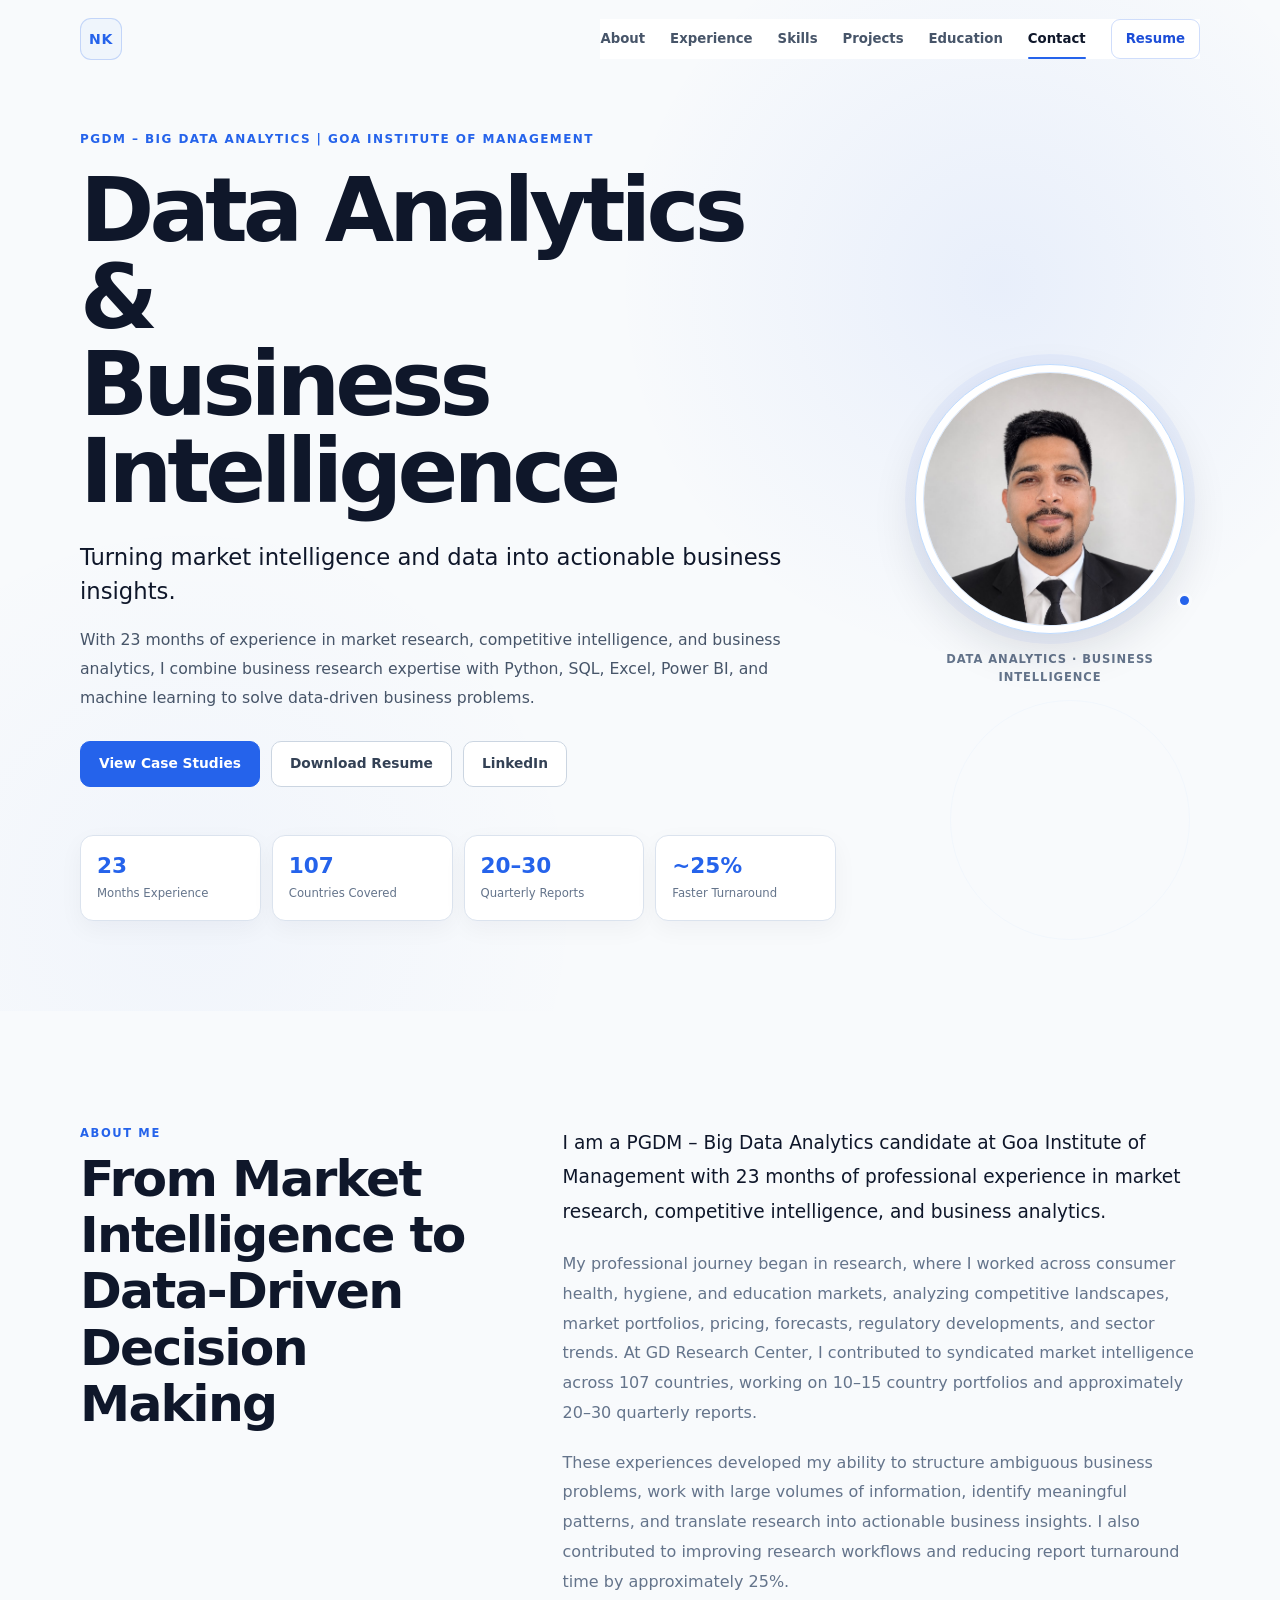
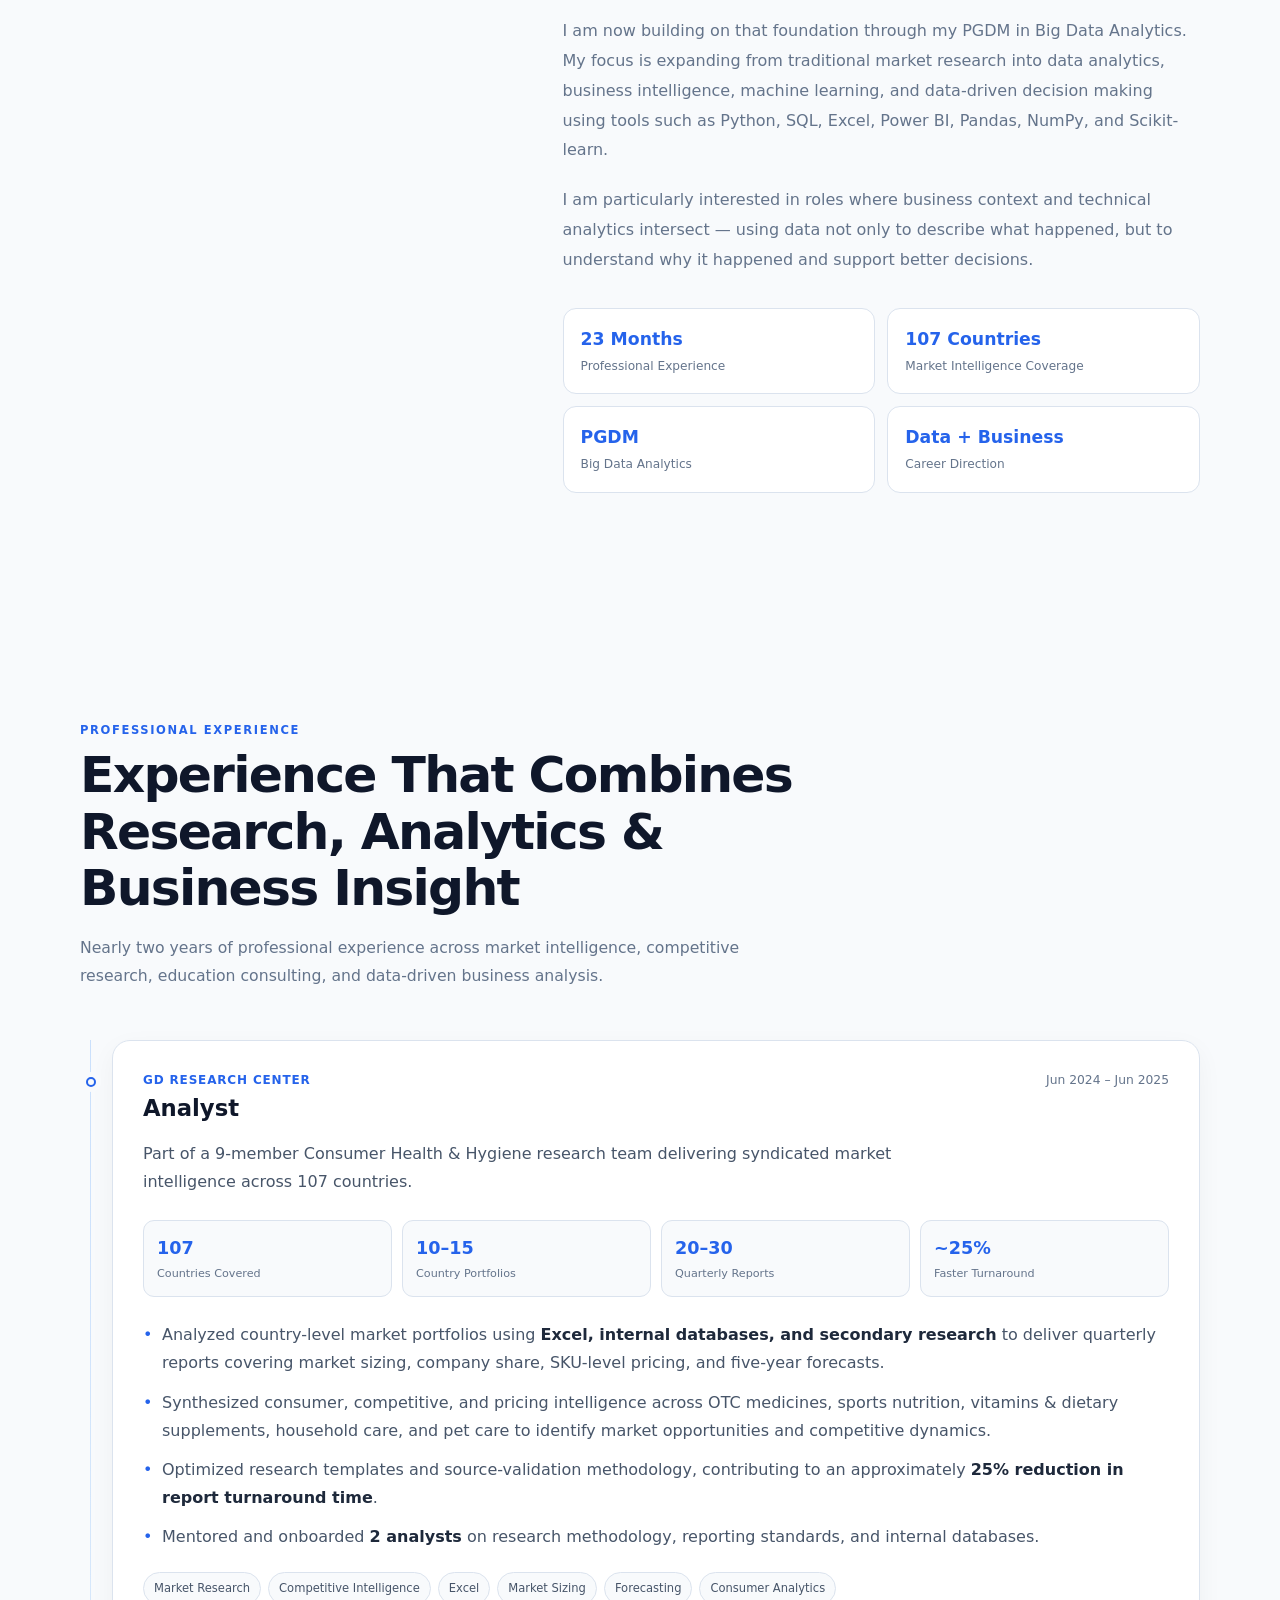
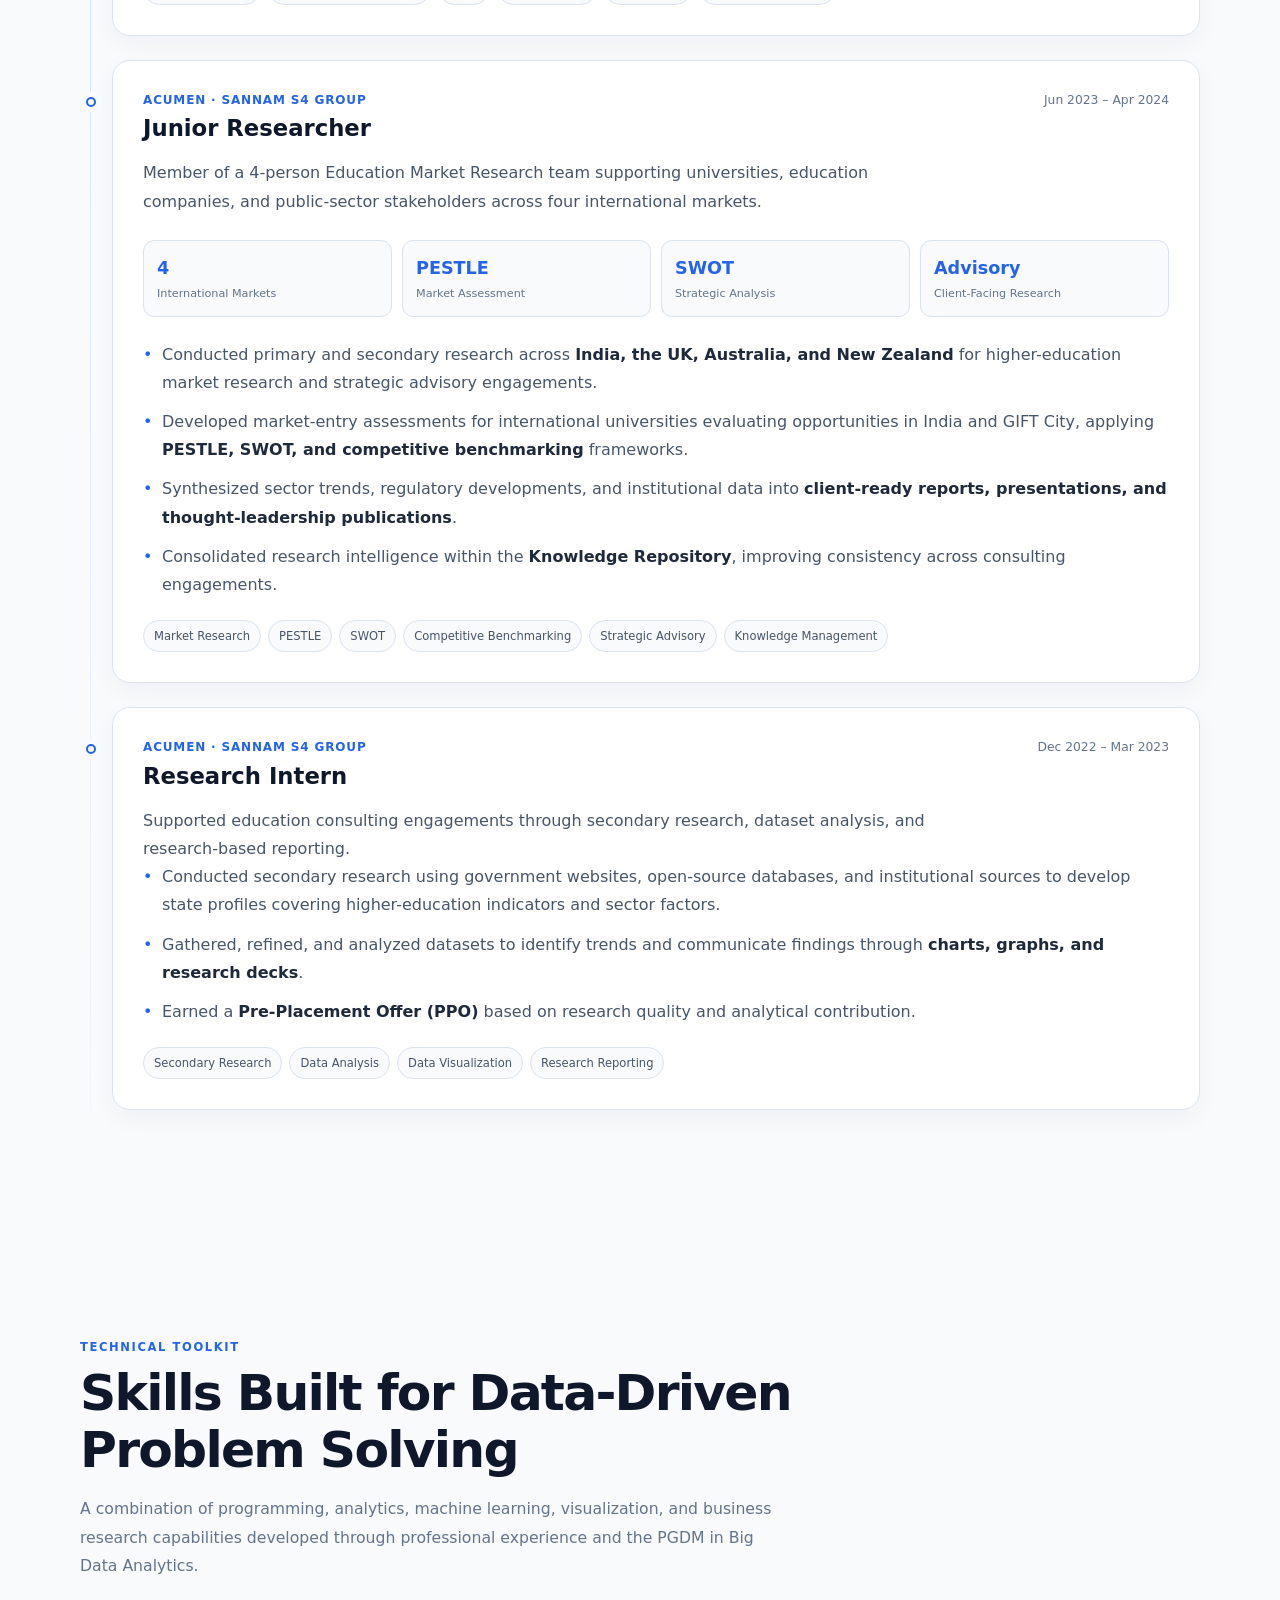
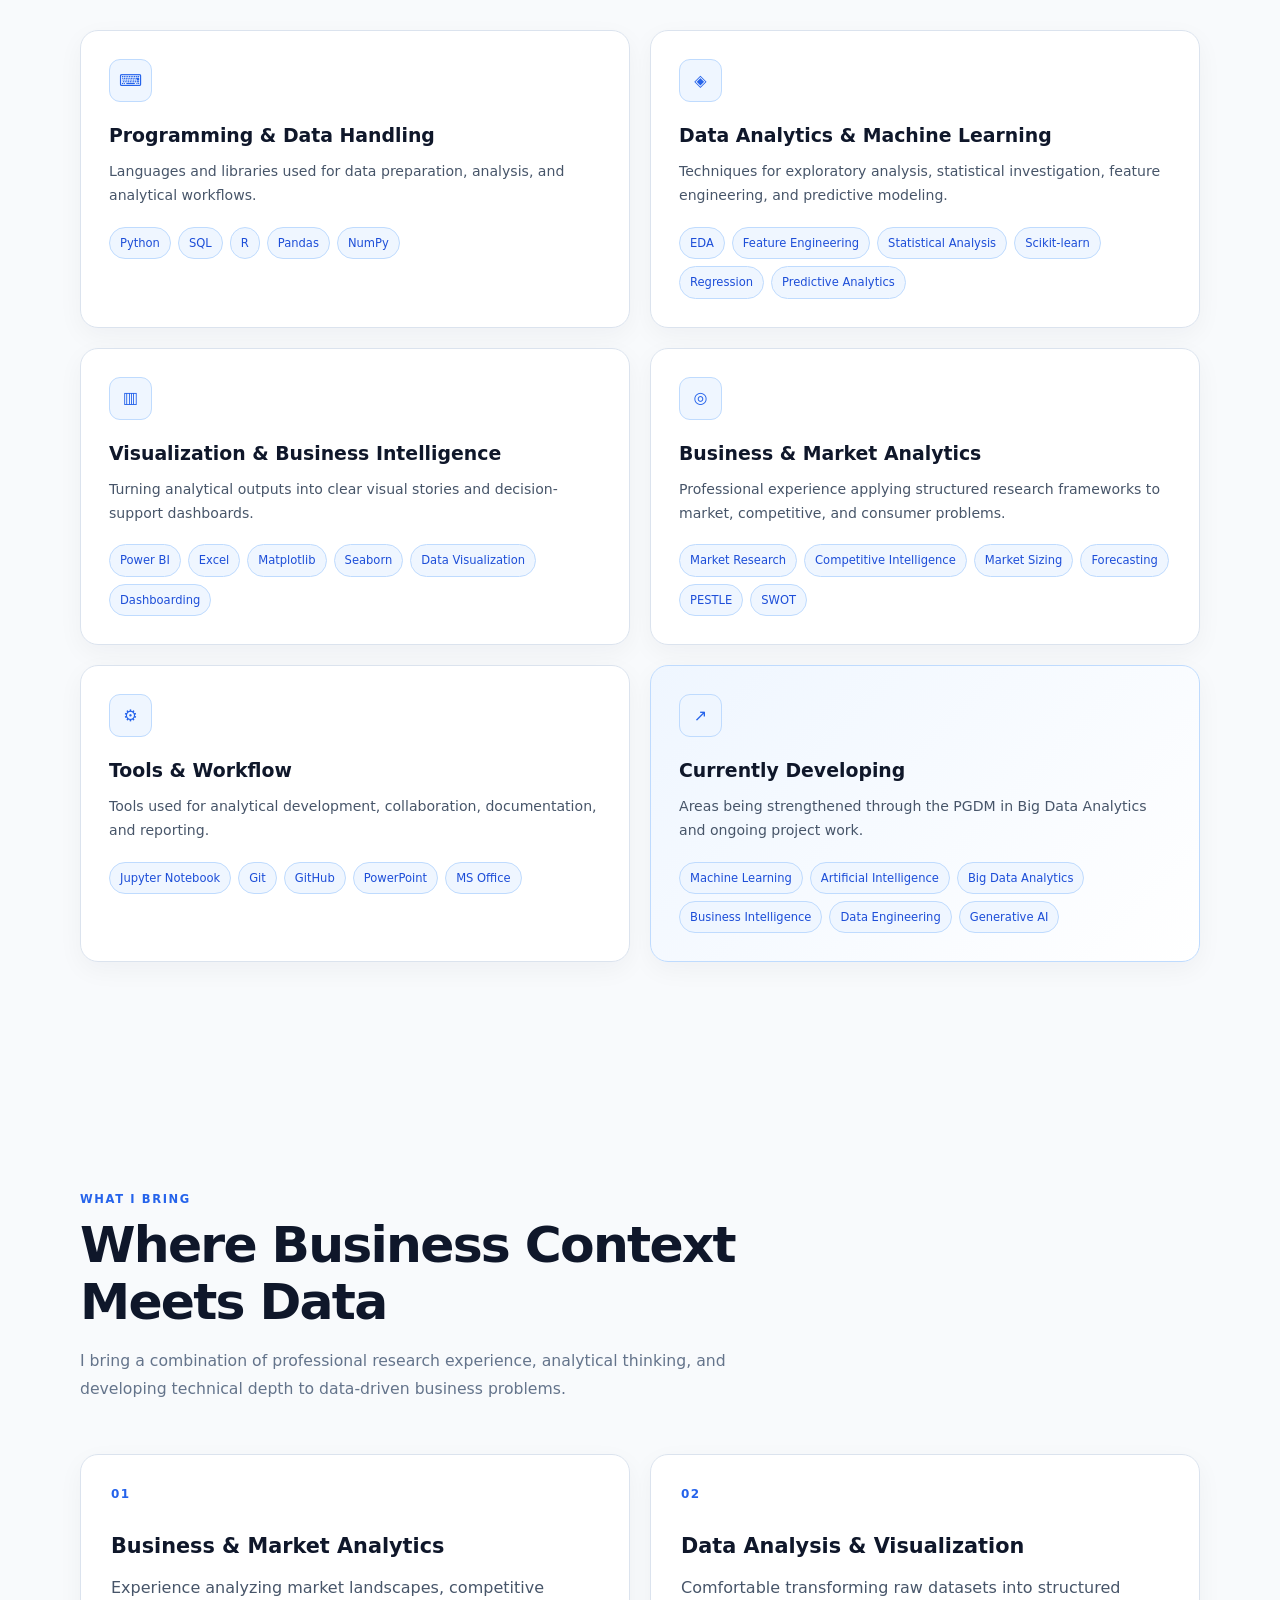
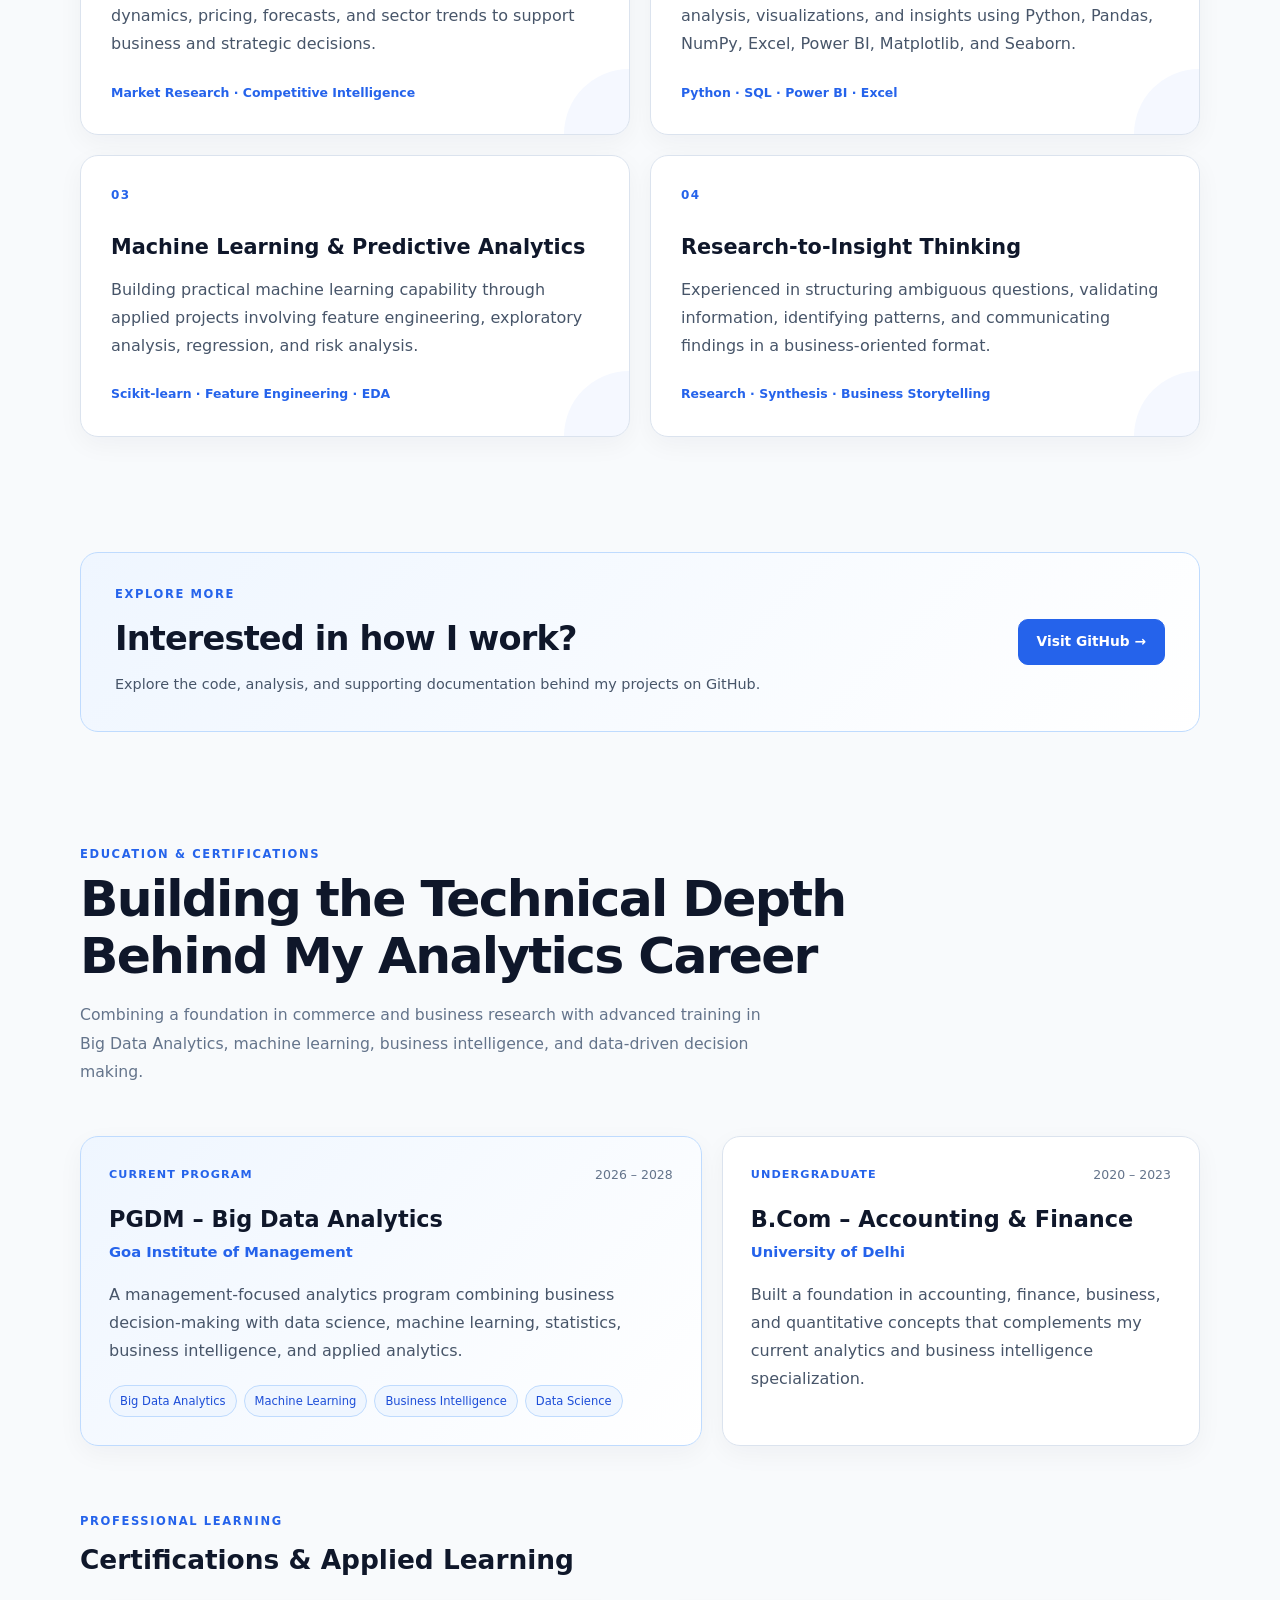
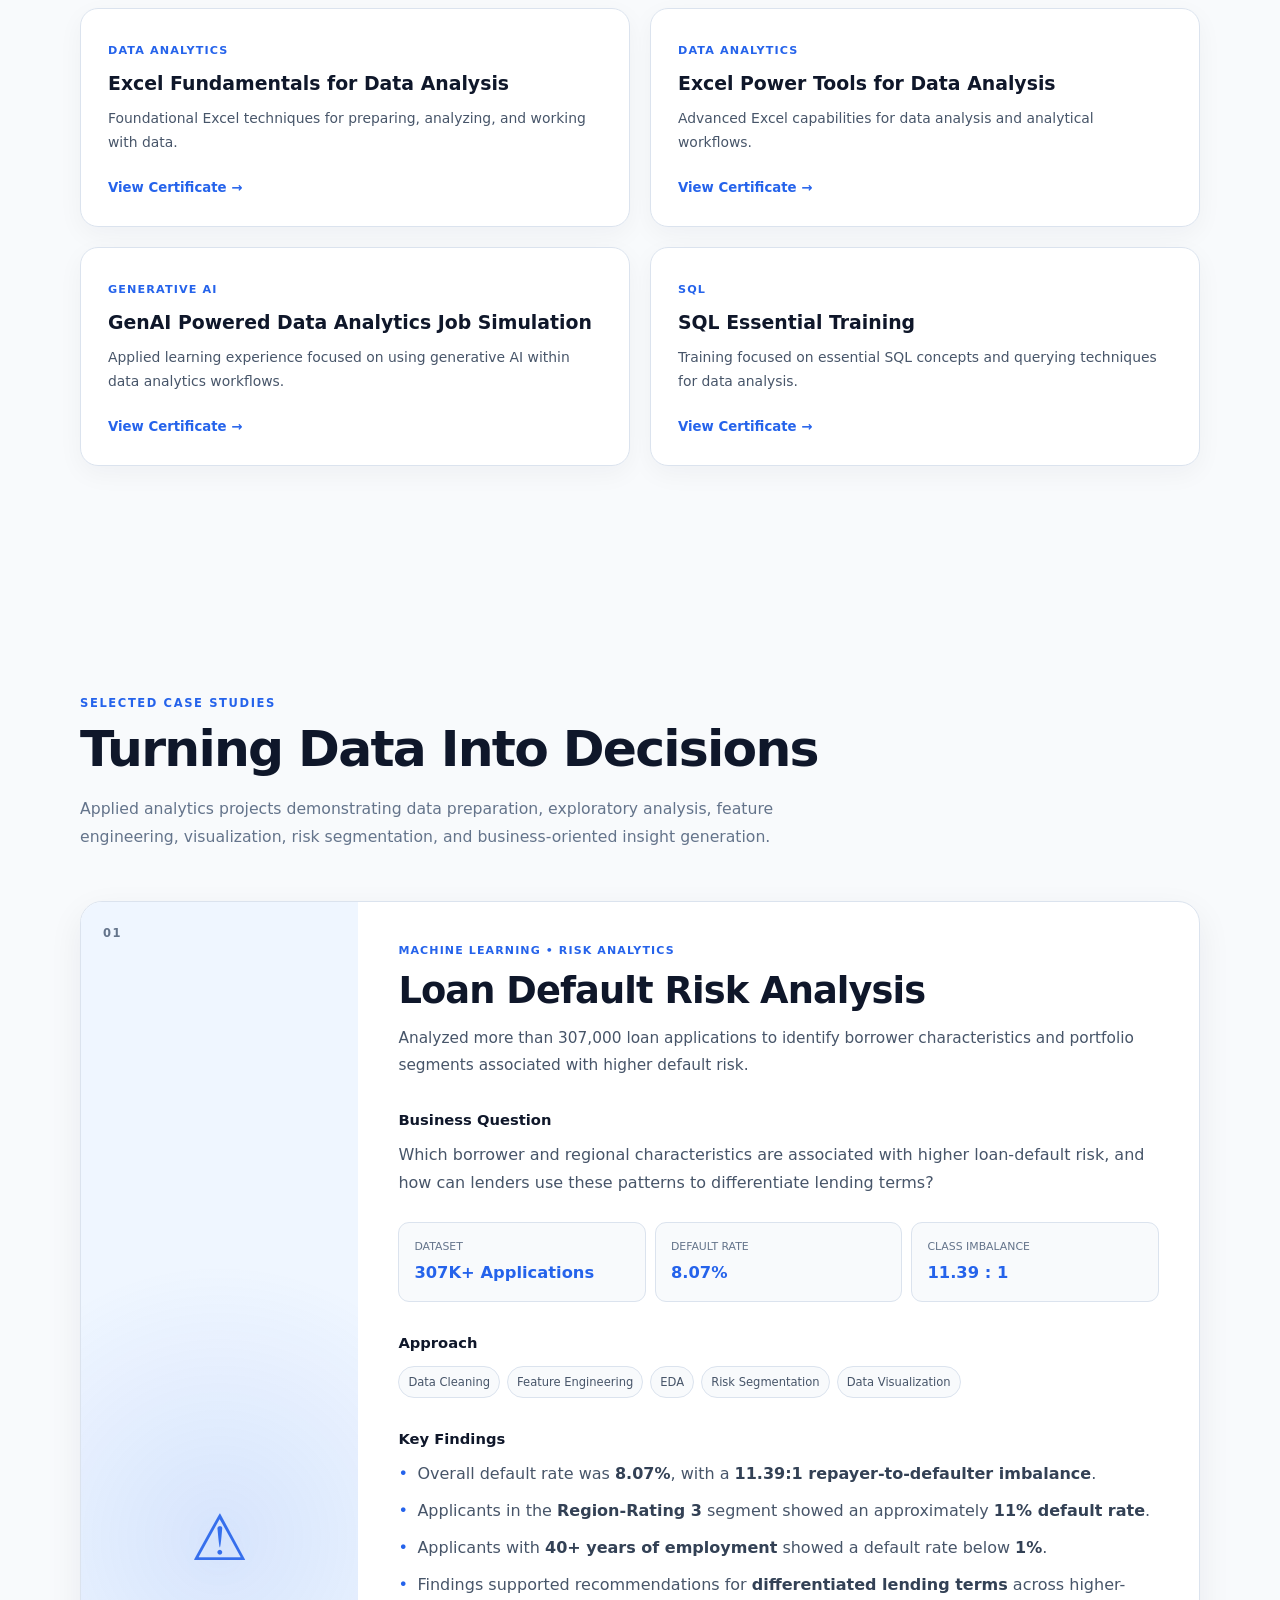
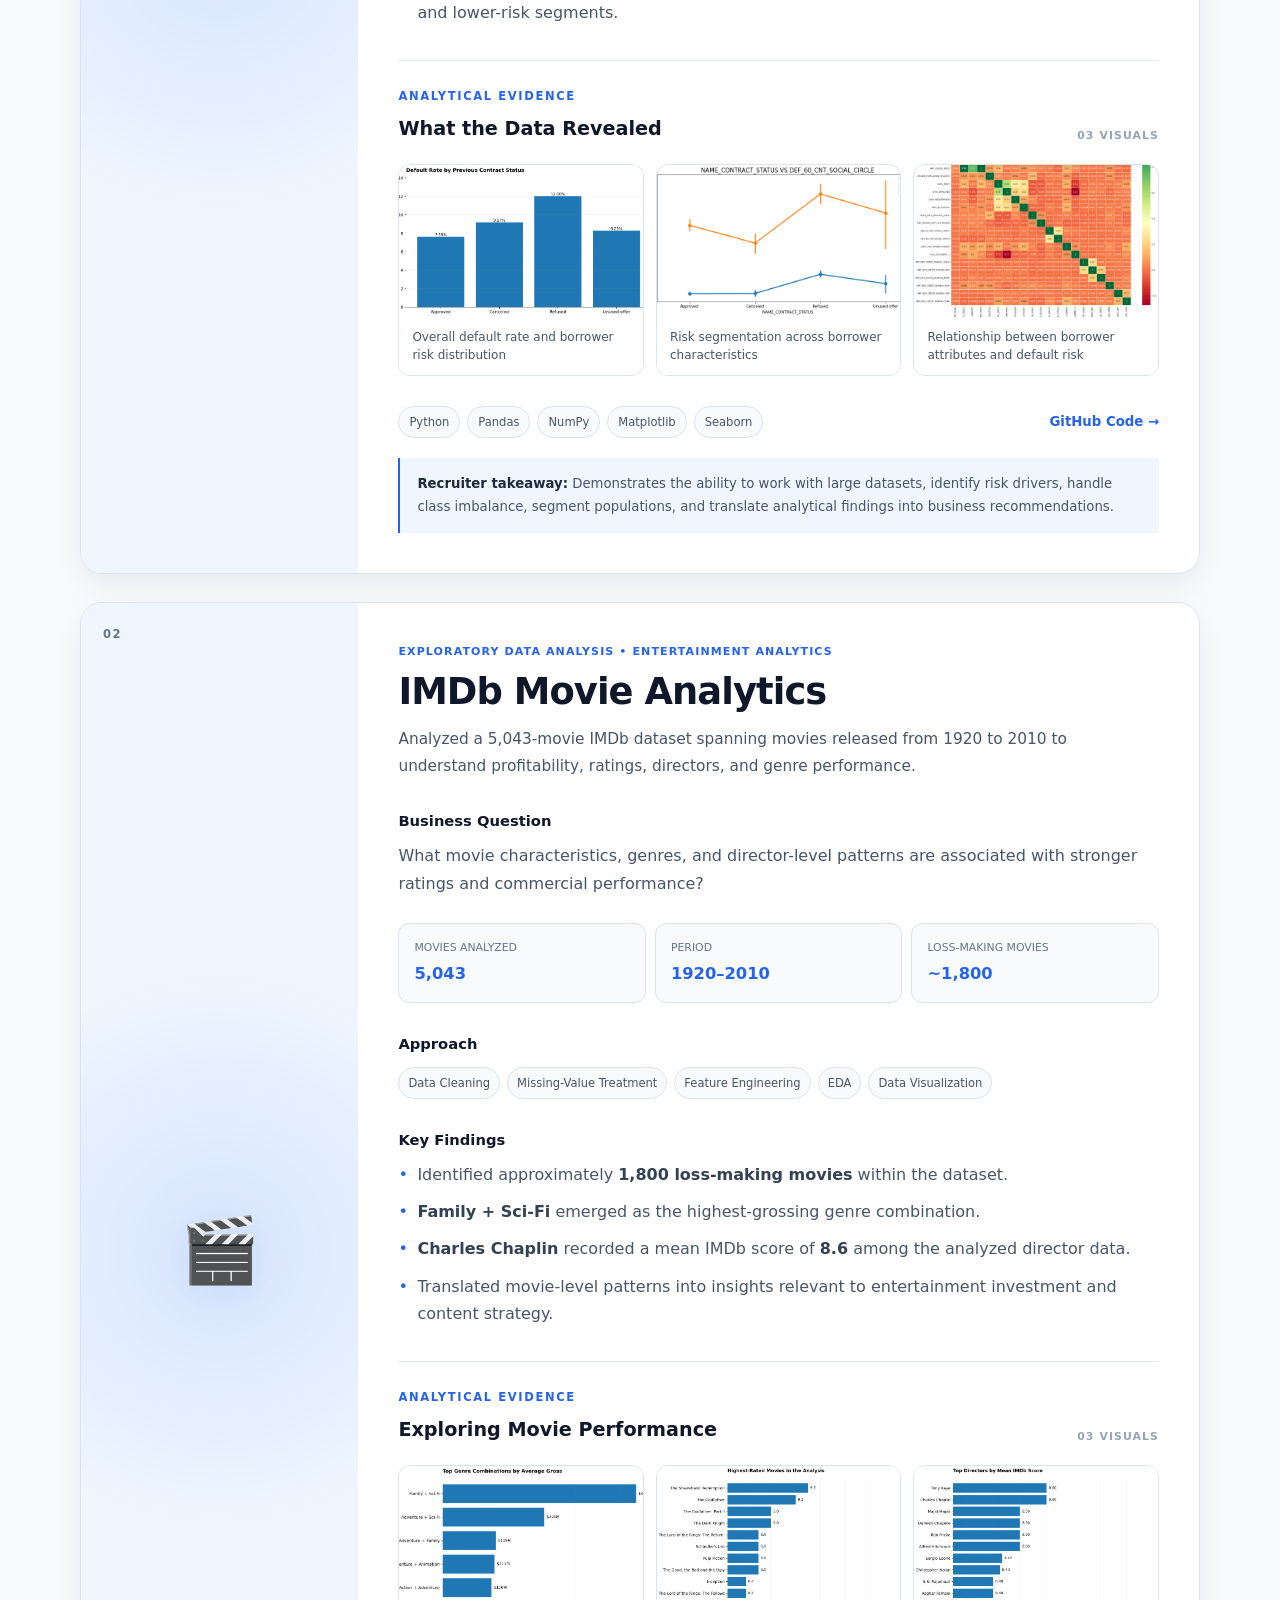
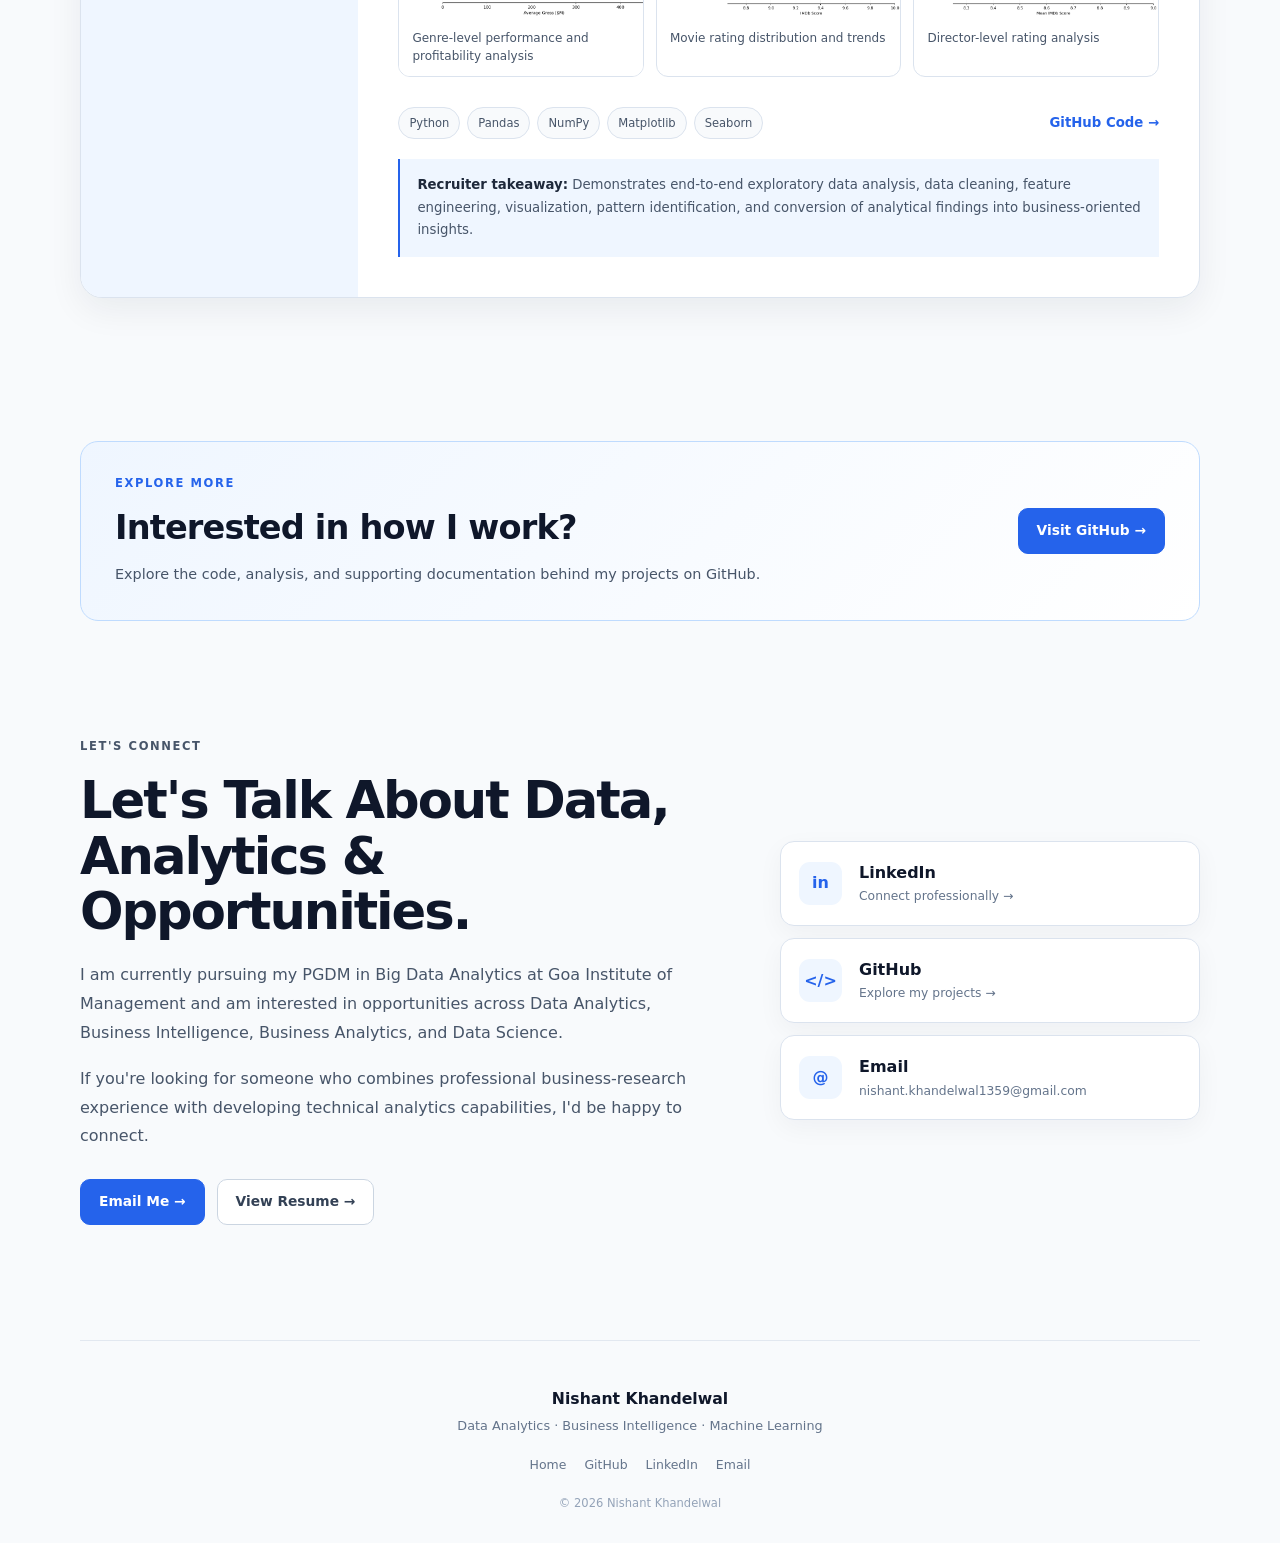
<file: index.html>
<!DOCTYPE html>
<html lang="en">
<head>
    <meta charset="UTF-8">

    <meta
        name="viewport"
        content="width=device-width, initial-scale=1.0">

    <meta
        name="description"
        content="Nishant Khandelwal — PGDM Big Data Analytics candidate at Goa Institute of Management with 23 months of experience in market research, competitive intelligence, and business analytics.">

    <meta
        name="author"
        content="Nishant Khandelwal">

    <meta
        name="robots"
        content="index, follow">

    <meta name="theme-color" content="#f8fafc">

    <meta
        property="og:type"
        content="website">

    <meta
        property="og:title"
        content="Nishant Khandelwal | Data Analytics & Business Intelligence">

    <meta
        property="og:description"
        content="PGDM Big Data Analytics candidate with professional experience in market research, competitive intelligence, business analytics, Python, SQL, Power BI, and machine learning.">

    <meta
        property="og:url"
        content="https://nishant-1359.github.io/">
    <link rel="canonical" href="https://nishant-1359.github.io/">
    <meta property="og:site_name" content="Nishant Khandelwal Portfolio">
<title>
        Nishant Khandelwal | Data Analytics &amp; Business Intelligence
    </title>

    <link rel="stylesheet" href="style.css">
    <link rel="icon" type="image/png" href="favicon.png">
    <link rel="icon" type="image/png" sizes="32x32" href="favicon-32x32.png">
    <link rel="apple-touch-icon" href="apple-touch-icon.png">

    <style>
        /* Hero profile photo */
        .hero-layout {
            display: grid;
            grid-template-columns: minmax(0, 1fr) 300px;
            align-items: center;
            gap: 64px;
        }

        .hero-text {
            min-width: 0;
        }

        .hero-profile {
            display: flex;
            flex-direction: column;
            align-items: center;
            justify-content: center;
        }

        .profile-frame {
            width: 270px;
            height: 270px;
            padding: 7px;
            border: 1px solid #bfdbfe;
            border-radius: 50%;
            background: #ffffff;
            box-shadow:
                0 18px 45px rgba(15, 23, 42, 0.12),
                0 0 0 10px rgba(37, 99, 235, 0.045);
        }

        .profile-image {
            display: block;
            width: 100%;
            height: 100%;
            border-radius: 50%;
            object-fit: cover;
            object-position: center 22%;
            border: 1px solid #dbeafe;
        }

        .profile-caption {
            margin: 16px 0 0;
            color: #64748b;
            font-size: 0.72rem;
            font-weight: 650;
            letter-spacing: 0.08em;
            text-align: center;
            text-transform: uppercase;
        }

        @media (max-width: 900px) {
            .hero-layout {
                grid-template-columns: minmax(0, 1fr) 235px;
                gap: 38px;
            }

            .profile-frame {
                width: 215px;
                height: 215px;
            }
        }

        @media (max-width: 768px) {
            .hero-layout {
                grid-template-columns: 1fr;
                gap: 34px;
            }

            .hero-profile {
                order: -1;
            }

            .profile-frame {
                width: 200px;
                height: 200px;
            }
        }

        @media (max-width: 480px) {
            .profile-frame {
                width: 175px;
                height: 175px;
            }

            .profile-caption {
                font-size: 0.64rem;
            }
        }
    </style>
    <script type="application/ld+json">
{
    "@context": "https://schema.org",
    "@type": "Person",
    "name": "Nishant Khandelwal",
    "url": "https://nishant-1359.github.io/",
    "jobTitle": "Data Analytics & Business Intelligence Professional",
    "sameAs": [
        "https://github.com/Nishant-1359",
        "https://www.linkedin.com/in/nishant-khandelwal-gim/"
    ],
    "knowsAbout": [
        "Data Analytics",
        "Business Intelligence",
        "Market Research",
        "Competitive Intelligence",
        "Python",
        "SQL",
        "Power BI",
        "Machine Learning"
    ]
}
</script>

</head>

<body>

<header id="top" class="hero">

    <nav class="navbar">

        <a href="#top" class="logo" aria-label="Nishant Khandelwal — Home">
            NK
        </a>

        <button
            class="menu-toggle"
            type="button"
            aria-label="Open navigation"
            aria-expanded="false"
            aria-controls="primary-navigation">
            <span></span>
            <span></span>
            <span></span>
        </button>

        <div class="nav-links" id="primary-navigation">

            <a href="#about">About</a>
            <a href="#experience">Experience</a>
            <a href="#skills">Skills</a>
            <a href="#projects">Projects</a>
            <a href="#education">Education</a>
            <a href="#contact">Contact</a>

            <a
                class="nav-resume"
                href="B2026136_Nishantkhandelwal.pdf"
                target="_blank"
                rel="noopener noreferrer">
                Resume
            </a>

        </div>

    </nav>


    <div class="hero-content hero-layout">

        <div class="hero-text">

        <p class="hero-eyebrow">
            PGDM – Big Data Analytics | Goa Institute of Management
        </p>

        <h1>
            Data Analytics &amp;<br>
            Business Intelligence
        </h1>

        <h2>
            Turning market intelligence and data into actionable business insights.
        </h2>

        <p class="hero-description">
            With 23 months of experience in market research, competitive intelligence,
            and business analytics, I combine business research expertise with
            Python, SQL, Excel, Power BI, and machine learning to solve
            data-driven business problems.
        </p>

        <div class="hero-buttons">

            <a class="btn" href="#projects">
                View Case Studies
            </a>

            <a
                class="btn secondary"
                href="B2026136_Nishantkhandelwal.pdf"
                target="_blank"
                rel="noopener noreferrer">
                Download Resume
            </a>

            <a
                class="btn secondary"
                href="https://www.linkedin.com/in/nishant-khandelwal-gim/"
                target="_blank"
                rel="noopener noreferrer">
                LinkedIn
            </a>

        </div>

        <div class="hero-proof">

            <div class="proof-card">
                <strong>23</strong>
                <span>Months Experience</span>
            </div>

            <div class="proof-card">
                <strong>107</strong>
                <span>Countries Covered</span>
            </div>

            <div class="proof-card">
                <strong>20–30</strong>
                <span>Quarterly Reports</span>
            </div>

            <div class="proof-card">
                <strong>~25%</strong>
                <span>Faster Turnaround</span>
            </div>

        </div>

        </div>

        <div class="hero-profile">
            <div class="profile-frame">
                <img
                    src="assets/profile.jpeg"
                    alt="Professional profile photograph of Nishant Khandelwal"
                    class="profile-image">
            </div>
            <p class="profile-caption">
                Data Analytics · Business Intelligence
            </p>
        </div>

    </div>

</header>


<section id="about">

    <div class="about-layout">

        <div class="about-heading">

            <p class="section-eyebrow">
                About Me
            </p>

            <h2>
                From Market Intelligence to Data-Driven Decision Making
            </h2>

        </div>


        <div class="about-content">

            <p class="about-lead">
                I am a PGDM – Big Data Analytics candidate at Goa Institute
                of Management with 23 months of professional experience in
                market research, competitive intelligence, and business analytics.
            </p>

            <p>
                My professional journey began in research, where I worked across
                consumer health, hygiene, and education markets, analyzing
                competitive landscapes, market portfolios, pricing, forecasts,
                regulatory developments, and sector trends. At GD Research Center,
                I contributed to syndicated market intelligence across 107 countries,
                working on 10–15 country portfolios and approximately 20–30
                quarterly reports.
            </p>

            <p>
                These experiences developed my ability to structure ambiguous
                business problems, work with large volumes of information,
                identify meaningful patterns, and translate research into
                actionable business insights. I also contributed to improving
                research workflows and reducing report turnaround time by
                approximately 25%.
            </p>

            <p>
                I am now building on that foundation through my PGDM in Big Data
                Analytics. My focus is expanding from traditional market research
                into data analytics, business intelligence, machine learning,
                and data-driven decision making using tools such as Python, SQL,
                Excel, Power BI, Pandas, NumPy, and Scikit-learn.
            </p>

            <p>
                I am particularly interested in roles where business context
                and technical analytics intersect — using data not only to
                describe what happened, but to understand why it happened and
                support better decisions.
            </p>


            <div class="about-highlights">

                <div class="about-highlight">
                    <strong>23 Months</strong>
                    <span>Professional Experience</span>
                </div>

                <div class="about-highlight">
                    <strong>107 Countries</strong>
                    <span>Market Intelligence Coverage</span>
                </div>

                <div class="about-highlight">
                    <strong>PGDM</strong>
                    <span>Big Data Analytics</span>
                </div>

                <div class="about-highlight">
                    <strong>Data + Business</strong>
                    <span>Career Direction</span>
                </div>

            </div>

        </div>

    </div>

</section>


<section id="experience">

    <div class="section-heading">
        <p class="section-eyebrow">Professional Experience</p>

        <h2>
            Experience That Combines Research, Analytics &amp; Business Insight
        </h2>

        <p class="section-intro">
            Nearly two years of professional experience across market intelligence,
            competitive research, education consulting, and data-driven business analysis.
        </p>
    </div>


    <div class="experience-timeline">

        <article class="experience-card">

            <div class="experience-header">

                <div>
                    <p class="experience-company">GD Research Center</p>
                    <h3>Analyst</h3>
                </div>

                <span class="experience-date">
                    Jun 2024 – Jun 2025
                </span>

            </div>

            <p class="experience-summary">
                Part of a 9-member Consumer Health &amp; Hygiene research team
                delivering syndicated market intelligence across 107 countries.
            </p>

            <div class="experience-metrics">

                <div class="metric">
                    <strong>107</strong>
                    <span>Countries Covered</span>
                </div>

                <div class="metric">
                    <strong>10–15</strong>
                    <span>Country Portfolios</span>
                </div>

                <div class="metric">
                    <strong>20–30</strong>
                    <span>Quarterly Reports</span>
                </div>

                <div class="metric">
                    <strong>~25%</strong>
                    <span>Faster Turnaround</span>
                </div>

            </div>

            <ul class="experience-points">

                <li>
                    Analyzed country-level market portfolios using
                    <strong>Excel, internal databases, and secondary research</strong>
                    to deliver quarterly reports covering market sizing,
                    company share, SKU-level pricing, and five-year forecasts.
                </li>

                <li>
                    Synthesized consumer, competitive, and pricing intelligence
                    across OTC medicines, sports nutrition, vitamins &amp;
                    dietary supplements, household care, and pet care to identify
                    market opportunities and competitive dynamics.
                </li>

                <li>
                    Optimized research templates and source-validation methodology,
                    contributing to an approximately <strong>25% reduction in report
                    turnaround time</strong>.
                </li>

                <li>
                    Mentored and onboarded <strong>2 analysts</strong> on research
                    methodology, reporting standards, and internal databases.
                </li>

            </ul>

            <div class="experience-tags">
                <span>Market Research</span>
                <span>Competitive Intelligence</span>
                <span>Excel</span>
                <span>Market Sizing</span>
                <span>Forecasting</span>
                <span>Consumer Analytics</span>
            </div>

        </article>


        <article class="experience-card">

            <div class="experience-header">

                <div>
                    <p class="experience-company">
                        Acumen · Sannam S4 Group
                    </p>

                    <h3>Junior Researcher</h3>
                </div>

                <span class="experience-date">
                    Jun 2023 – Apr 2024
                </span>

            </div>

            <p class="experience-summary">
                Member of a 4-person Education Market Research team supporting
                universities, education companies, and public-sector stakeholders
                across four international markets.
            </p>

            <div class="experience-metrics">

                <div class="metric">
                    <strong>4</strong>
                    <span>International Markets</span>
                </div>

                <div class="metric">
                    <strong>PESTLE</strong>
                    <span>Market Assessment</span>
                </div>

                <div class="metric">
                    <strong>SWOT</strong>
                    <span>Strategic Analysis</span>
                </div>

                <div class="metric">
                    <strong>Advisory</strong>
                    <span>Client-Facing Research</span>
                </div>

            </div>

            <ul class="experience-points">

                <li>
                    Conducted primary and secondary research across
                    <strong>India, the UK, Australia, and New Zealand</strong>
                    for higher-education market research and strategic advisory
                    engagements.
                </li>

                <li>
                    Developed market-entry assessments for international
                    universities evaluating opportunities in India and GIFT City,
                    applying <strong>PESTLE, SWOT, and competitive benchmarking</strong>
                    frameworks.
                </li>

                <li>
                    Synthesized sector trends, regulatory developments, and
                    institutional data into <strong>client-ready reports,
                    presentations, and thought-leadership publications</strong>.
                </li>

                <li>
                    Consolidated research intelligence within the
                    <strong>Knowledge Repository</strong>, improving consistency
                    across consulting engagements.
                </li>

            </ul>

            <div class="experience-tags">
                <span>Market Research</span>
                <span>PESTLE</span>
                <span>SWOT</span>
                <span>Competitive Benchmarking</span>
                <span>Strategic Advisory</span>
                <span>Knowledge Management</span>
            </div>

        </article>


        <article class="experience-card">

            <div class="experience-header">

                <div>
                    <p class="experience-company">
                        Acumen · Sannam S4 Group
                    </p>

                    <h3>Research Intern</h3>
                </div>

                <span class="experience-date">
                    Dec 2022 – Mar 2023
                </span>

            </div>

            <p class="experience-summary">
                Supported education consulting engagements through secondary
                research, dataset analysis, and research-based reporting.
            </p>

            <ul class="experience-points">

                <li>
                    Conducted secondary research using government websites,
                    open-source databases, and institutional sources to develop
                    state profiles covering higher-education indicators and
                    sector factors.
                </li>

                <li>
                    Gathered, refined, and analyzed datasets to identify trends
                    and communicate findings through <strong>charts, graphs,
                    and research decks</strong>.
                </li>

                <li>
                    Earned a <strong>Pre-Placement Offer (PPO)</strong> based on
                    research quality and analytical contribution.
                </li>

            </ul>

            <div class="experience-tags">
                <span>Secondary Research</span>
                <span>Data Analysis</span>
                <span>Data Visualization</span>
                <span>Research Reporting</span>
            </div>

        </article>

    </div>

</section>


<section id="skills">

    <div class="section-heading">
        <p class="section-eyebrow">Technical Toolkit</p>

        <h2>
            Skills Built for Data-Driven Problem Solving
        </h2>

        <p class="section-intro">
            A combination of programming, analytics, machine learning,
            visualization, and business research capabilities developed
            through professional experience and the PGDM in Big Data Analytics.
        </p>
    </div>


    <div class="skills-grid">

        <div class="skill-card">

            <div class="skill-icon">⌨</div>

            <h3>Programming &amp; Data Handling</h3>

            <p>
                Languages and libraries used for data preparation,
                analysis, and analytical workflows.
            </p>

            <div class="skill-tags">
                <span>Python</span>
                <span>SQL</span>
                <span>R</span>
                <span>Pandas</span>
                <span>NumPy</span>
            </div>

        </div>


        <div class="skill-card">

            <div class="skill-icon">◈</div>

            <h3>Data Analytics &amp; Machine Learning</h3>

            <p>
                Techniques for exploratory analysis, statistical
                investigation, feature engineering, and predictive modeling.
            </p>

            <div class="skill-tags">
                <span>EDA</span>
                <span>Feature Engineering</span>
                <span>Statistical Analysis</span>
                <span>Scikit-learn</span>
                <span>Regression</span>
                <span>Predictive Analytics</span>
            </div>

        </div>


        <div class="skill-card">

            <div class="skill-icon">▥</div>

            <h3>Visualization &amp; Business Intelligence</h3>

            <p>
                Turning analytical outputs into clear visual stories
                and decision-support dashboards.
            </p>

            <div class="skill-tags">
                <span>Power BI</span>
                <span>Excel</span>
                <span>Matplotlib</span>
                <span>Seaborn</span>
                <span>Data Visualization</span>
                <span>Dashboarding</span>
            </div>

        </div>


        <div class="skill-card">

            <div class="skill-icon">◎</div>

            <h3>Business &amp; Market Analytics</h3>

            <p>
                Professional experience applying structured research
                frameworks to market, competitive, and consumer problems.
            </p>

            <div class="skill-tags">
                <span>Market Research</span>
                <span>Competitive Intelligence</span>
                <span>Market Sizing</span>
                <span>Forecasting</span>
                <span>PESTLE</span>
                <span>SWOT</span>
            </div>

        </div>


        <div class="skill-card">

            <div class="skill-icon">⚙</div>

            <h3>Tools &amp; Workflow</h3>

            <p>
                Tools used for analytical development, collaboration,
                documentation, and reporting.
            </p>

            <div class="skill-tags">
                <span>Jupyter Notebook</span>
                <span>Git</span>
                <span>GitHub</span>
                <span>PowerPoint</span>
                <span>MS Office</span>
            </div>

        </div>


        <div class="skill-card skill-card-learning">

            <div class="skill-icon">↗</div>

            <h3>Currently Developing</h3>

            <p>
                Areas being strengthened through the PGDM in Big Data Analytics
                and ongoing project work.
            </p>

            <div class="skill-tags">
                <span>Machine Learning</span>
                <span>Artificial Intelligence</span>
                <span>Big Data Analytics</span>
                <span>Business Intelligence</span>
                <span>Data Engineering</span>
                <span>Generative AI</span>
            </div>

        </div>

    </div>

</section>


<section id="focus">

    <div class="section-heading">

        <p class="section-eyebrow">
            What I Bring
        </p>

        <h2>
            Where Business Context Meets Data
        </h2>

        <p class="section-intro">
            I bring a combination of professional research experience,
            analytical thinking, and developing technical depth to
            data-driven business problems.
        </p>

    </div>


    <div class="focus-grid">

        <article class="focus-card">

            <div class="focus-number">01</div>

            <h3>
                Business &amp; Market Analytics
            </h3>

            <p>
                Experience analyzing market landscapes, competitive
                dynamics, pricing, forecasts, and sector trends to
                support business and strategic decisions.
            </p>

            <span class="focus-link">
                Market Research · Competitive Intelligence
            </span>

        </article>


        <article class="focus-card">

            <div class="focus-number">02</div>

            <h3>
                Data Analysis &amp; Visualization
            </h3>

            <p>
                Comfortable transforming raw datasets into structured
                analysis, visualizations, and insights using Python,
                Pandas, NumPy, Excel, Power BI, Matplotlib, and Seaborn.
            </p>

            <span class="focus-link">
                Python · SQL · Power BI · Excel
            </span>

        </article>


        <article class="focus-card">

            <div class="focus-number">03</div>

            <h3>
                Machine Learning &amp; Predictive Analytics
            </h3>

            <p>
                Building practical machine learning capability through
                applied projects involving feature engineering,
                exploratory analysis, regression, and risk analysis.
            </p>

            <span class="focus-link">
                Scikit-learn · Feature Engineering · EDA
            </span>

        </article>


        <article class="focus-card">

            <div class="focus-number">04</div>

            <h3>
                Research-to-Insight Thinking
            </h3>

            <p>
                Experienced in structuring ambiguous questions,
                validating information, identifying patterns, and
                communicating findings in a business-oriented format.
            </p>

            <span class="focus-link">
                Research · Synthesis · Business Storytelling
            </span>

        </article>

    </div>

</section>


<section class="project-cta">

    <div>

        <p class="section-eyebrow">
            Explore More
        </p>

        <h2>
            Interested in how I work?
        </h2>

        <p>
            Explore the code, analysis, and supporting documentation
            behind my projects on GitHub.
        </p>

    </div>

    <a
        class="btn"
        href="https://github.com/Nishant-1359"
        target="_blank"
        rel="noopener noreferrer">
        Visit GitHub →
    </a>

</section>


<section id="education">

    <div class="section-heading">

        <p class="section-eyebrow">
            Education &amp; Certifications
        </p>

        <h2>
            Building the Technical Depth Behind My Analytics Career
        </h2>

        <p class="section-intro">
            Combining a foundation in commerce and business research with
            advanced training in Big Data Analytics, machine learning,
            business intelligence, and data-driven decision making.
        </p>

    </div>


    <div class="education-grid">

        <article class="education-card education-primary">

            <div class="education-top">

                <span class="education-badge">
                    CURRENT PROGRAM
                </span>

                <span class="education-period">
                    2026 – 2028
                </span>

            </div>

            <h3>
                PGDM – Big Data Analytics
            </h3>

            <h4>
                Goa Institute of Management
            </h4>

            <p>
                A management-focused analytics program combining business
                decision-making with data science, machine learning,
                statistics, business intelligence, and applied analytics.
            </p>

            <div class="education-tags">
                <span>Big Data Analytics</span>
                <span>Machine Learning</span>
                <span>Business Intelligence</span>
                <span>Data Science</span>
            </div>

        </article>


        <article class="education-card">

            <div class="education-top">

                <span class="education-badge">
                    UNDERGRADUATE
                </span>

                <span class="education-period">
                    2020 – 2023
                </span>

            </div>

            <h3>
                B.Com – Accounting &amp; Finance
            </h3>

            <h4>
                University of Delhi
            </h4>

            <p>
                Built a foundation in accounting, finance, business,
                and quantitative concepts that complements my current
                analytics and business intelligence specialization.
            </p>

        </article>

    </div>


    <div class="certifications-heading">

        <p class="section-eyebrow">
            Professional Learning
        </p>

        <h3>
            Certifications &amp; Applied Learning
        </h3>

    </div>


    <div class="cert-grid">

        <article class="cert-card">

            <span class="cert-category">
                DATA ANALYTICS
            </span>

            <h3>
                Excel Fundamentals for Data Analysis
            </h3>

            <p>
                Foundational Excel techniques for preparing,
                analyzing, and working with data.
            </p>

            <a
                href="https://coursera.org/share/342a6f9354192464b0ec6d840000b20d"
                target="_blank"
                rel="noopener noreferrer">
                View Certificate →
            </a>

        </article>


        <article class="cert-card">

            <span class="cert-category">
                DATA ANALYTICS
            </span>

            <h3>
                Excel Power Tools for Data Analysis
            </h3>

            <p>
                Advanced Excel capabilities for data analysis
                and analytical workflows.
            </p>

            <a
                href="https://coursera.org/share/2a6e7810f92a1c0aef94cc0af9b22195"
                target="_blank"
                rel="noopener noreferrer">
                View Certificate →
            </a>

        </article>


        <article class="cert-card">

            <span class="cert-category">
                GENERATIVE AI
            </span>

            <h3>
                GenAI Powered Data Analytics Job Simulation
            </h3>

            <p>
                Applied learning experience focused on using
                generative AI within data analytics workflows.
            </p>

            <a
                href="https://www.theforage.com/completion-certificates/ifobHAoMjQs9s6bKS/gMTdCXwDdLYoXZ3wG_ifobHAoMjQs9s6bKS_BwGfn9C9hPh4mQKXW_1770197518570_completion_certificate.pdf"
                target="_blank"
                rel="noopener noreferrer">
                View Certificate →
            </a>

        </article>


        <article class="cert-card">

            <span class="cert-category">
                SQL
            </span>

            <h3>
                SQL Essential Training
            </h3>

            <p>
                Training focused on essential SQL concepts
                and querying techniques for data analysis.
            </p>

            <a
                href="https://www.linkedin.com/learning/certificates/4b132c9b7f72ca20af8380bac589a0d6ac507d04a57c0f2e8576208e67418c9f?trk=share_certificate"
                target="_blank"
                rel="noopener noreferrer">
                View Certificate →
            </a>

        </article>

    </div>

</section>


<section id="projects">

    <div class="section-heading">

        <p class="section-eyebrow">
            Selected Case Studies
        </p>

        <h2>
            Turning Data Into Decisions
        </h2>

        <p class="section-intro">
            Applied analytics projects demonstrating data preparation,
            exploratory analysis, feature engineering, visualization,
            risk segmentation, and business-oriented insight generation.
        </p>

    </div>


    <article class="case-study">

        <div class="case-study-visual">

            <div class="case-study-number">
                01
            </div>

            <div class="case-study-icon" aria-hidden="true">
                ⚠
            </div>

        </div>


        <div class="case-study-content">

            <div class="case-study-label">
                MACHINE LEARNING • RISK ANALYTICS
            </div>

            <h3>
                Loan Default Risk Analysis
            </h3>

            <p class="case-study-summary">
                Analyzed more than 307,000 loan applications to identify
                borrower characteristics and portfolio segments associated
                with higher default risk.
            </p>


            <div class="case-study-block">

                <h4>Business Question</h4>

                <p>
                    Which borrower and regional characteristics are associated
                    with higher loan-default risk, and how can lenders use
                    these patterns to differentiate lending terms?
                </p>

            </div>


            <div class="case-study-grid">

                <div>
                    <span class="case-label">Dataset</span>
                    <strong>307K+ Applications</strong>
                </div>

                <div>
                    <span class="case-label">Default Rate</span>
                    <strong>8.07%</strong>
                </div>

                <div>
                    <span class="case-label">Class Imbalance</span>
                    <strong>11.39 : 1</strong>
                </div>

            </div>


            <div class="case-study-block">

                <h4>Approach</h4>

                <div class="case-tags">
                    <span>Data Cleaning</span>
                    <span>Feature Engineering</span>
                    <span>EDA</span>
                    <span>Risk Segmentation</span>
                    <span>Data Visualization</span>
                </div>

            </div>


            <div class="case-study-block">

                <h4>Key Findings</h4>

                <ul>

                    <li>
                        Overall default rate was
                        <strong>8.07%</strong>, with a
                        <strong>11.39:1 repayer-to-defaulter imbalance</strong>.
                    </li>

                    <li>
                        Applicants in the
                        <strong>Region-Rating 3</strong>
                        segment showed an approximately
                        <strong>11% default rate</strong>.
                    </li>

                    <li>
                        Applicants with
                        <strong>40+ years of employment</strong>
                        showed a default rate below
                        <strong>1%</strong>.
                    </li>

                    <li>
                        Findings supported recommendations for
                        <strong>differentiated lending terms</strong>
                        across higher- and lower-risk segments.
                    </li>

                </ul>

            </div>


            <div class="case-study-evidence">

                <div class="evidence-header">

                    <div>
                        <p class="section-eyebrow">
                            Analytical Evidence
                        </p>

                        <h4>
                            What the Data Revealed
                        </h4>
                    </div>

                    <span class="evidence-count">
                        03 VISUALS
                    </span>

                </div>


                <div class="evidence-grid">

                    <figure class="evidence-card">
                        <img
                            src="assets/loan-default-rate.png"
                            alt="Loan default rate analysis"
                            loading="lazy">

                        <figcaption>
                            Overall default rate and borrower risk distribution
                        </figcaption>
                    </figure>


                    <figure class="evidence-card">
                        <img
                            src="assets/loan-risk-segments.png"
                            alt="Loan risk segmentation analysis"
                            loading="lazy">

                        <figcaption>
                            Risk segmentation across borrower characteristics
                        </figcaption>
                    </figure>


                    <figure class="evidence-card">
                        <img
                            src="assets/loan-feature-analysis.png"
                            alt="Loan default feature analysis"
                            loading="lazy">

                        <figcaption>
                            Relationship between borrower attributes and default risk
                        </figcaption>
                    </figure>

                </div>

            </div>


            <div class="case-study-footer">

                <div class="case-tools">
                    <span>Python</span>
                    <span>Pandas</span>
                    <span>NumPy</span>
                    <span>Matplotlib</span>
                    <span>Seaborn</span>
                </div>

                <a
                    class="case-link"
                    href="https://github.com/Nishant-1359/Loan-Default-Risk-Analysis.git"
                    target="_blank"
                    rel="noopener noreferrer">
                    GitHub Code →
                </a>

            </div>


            <p class="recruiter-takeaway">
                <strong>Recruiter takeaway:</strong>
                Demonstrates the ability to work with large datasets,
                identify risk drivers, handle class imbalance, segment
                populations, and translate analytical findings into
                business recommendations.
            </p>

        </div>

    </article>


    <article class="case-study case-study-reverse">

        <div class="case-study-visual">

            <div class="case-study-number">
                02
            </div>

            <div class="case-study-icon" aria-hidden="true">
                🎬
            </div>

        </div>


        <div class="case-study-content">

            <div class="case-study-label">
                EXPLORATORY DATA ANALYSIS • ENTERTAINMENT ANALYTICS
            </div>

            <h3>
                IMDb Movie Analytics
            </h3>

            <p class="case-study-summary">
                Analyzed a 5,043-movie IMDb dataset spanning movies released
                from 1920 to 2010 to understand profitability, ratings,
                directors, and genre performance.
            </p>


            <div class="case-study-block">

                <h4>Business Question</h4>

                <p>
                    What movie characteristics, genres, and director-level
                    patterns are associated with stronger ratings and
                    commercial performance?
                </p>

            </div>


            <div class="case-study-grid">

                <div>
                    <span class="case-label">Movies Analyzed</span>
                    <strong>5,043</strong>
                </div>

                <div>
                    <span class="case-label">Period</span>
                    <strong>1920–2010</strong>
                </div>

                <div>
                    <span class="case-label">Loss-Making Movies</span>
                    <strong>~1,800</strong>
                </div>

            </div>


            <div class="case-study-block">

                <h4>Approach</h4>

                <div class="case-tags">
                    <span>Data Cleaning</span>
                    <span>Missing-Value Treatment</span>
                    <span>Feature Engineering</span>
                    <span>EDA</span>
                    <span>Data Visualization</span>
                </div>

            </div>


            <div class="case-study-block">

                <h4>Key Findings</h4>

                <ul>

                    <li>
                        Identified approximately
                        <strong>1,800 loss-making movies</strong>
                        within the dataset.
                    </li>

                    <li>
                        <strong>Family + Sci-Fi</strong>
                        emerged as the highest-grossing genre combination.
                    </li>

                    <li>
                        <strong>Charles Chaplin</strong>
                        recorded a mean IMDb score of
                        <strong>8.6</strong>
                        among the analyzed director data.
                    </li>

                    <li>
                        Translated movie-level patterns into insights
                        relevant to entertainment investment and
                        content strategy.
                    </li>

                </ul>

            </div>


            <div class="case-study-evidence">

                <div class="evidence-header">

                    <div>
                        <p class="section-eyebrow">
                            Analytical Evidence
                        </p>

                        <h4>
                            Exploring Movie Performance
                        </h4>
                    </div>

                    <span class="evidence-count">
                        03 VISUALS
                    </span>

                </div>


                <div class="evidence-grid">

                    <figure class="evidence-card">
                        <img
                            src="assets/imdb-genre-analysis.png"
                            alt="IMDb genre and profitability analysis"
                            loading="lazy">

                        <figcaption>
                            Genre-level performance and profitability analysis
                        </figcaption>
                    </figure>


                    <figure class="evidence-card">
                        <img
                            src="assets/imdb-ratings.png"
                            alt="IMDb movie ratings analysis"
                            loading="lazy">

                        <figcaption>
                            Movie rating distribution and trends
                        </figcaption>
                    </figure>


                    <figure class="evidence-card">
                        <img
                            src="assets/imdb-director-analysis.png"
                            alt="IMDb director analysis"
                            loading="lazy">

                        <figcaption>
                            Director-level rating analysis
                        </figcaption>
                    </figure>

                </div>

            </div>


            <div class="case-study-footer">

                <div class="case-tools">
                    <span>Python</span>
                    <span>Pandas</span>
                    <span>NumPy</span>
                    <span>Matplotlib</span>
                    <span>Seaborn</span>
                </div>

                <a
                    class="case-link"
                    href="https://github.com/Nishant-1359/IMDb-Movie-Analytics.git"
                    target="_blank"
                    rel="noopener noreferrer">
                    GitHub Code →
                </a>

            </div>


            <p class="recruiter-takeaway">
                <strong>Recruiter takeaway:</strong>
                Demonstrates end-to-end exploratory data analysis,
                data cleaning, feature engineering, visualization,
                pattern identification, and conversion of analytical
                findings into business-oriented insights.
            </p>

        </div>

    </article>

</section>


<section class="project-cta">

    <div>

        <p class="section-eyebrow">
            Explore More
        </p>

        <h2>
            Interested in how I work?
        </h2>

        <p>
            Explore the code, analysis, and supporting documentation
            behind my projects on GitHub.
        </p>

    </div>

    <a
        class="btn"
        href="https://github.com/Nishant-1359"
        target="_blank"
        rel="noopener noreferrer">
        Visit GitHub →
    </a>

</section>


<section id="contact">

    <div class="contact-wrapper">

        <div class="contact-intro">

            <p class="section-eyebrow">
                Let's Connect
            </p>

            <h2>
                Let's Talk About Data, Analytics &amp; Opportunities.
            </h2>

            <p>
                I am currently pursuing my PGDM in Big Data Analytics at
                Goa Institute of Management and am interested in opportunities
                across Data Analytics, Business Intelligence, Business Analytics,
                and Data Science.
            </p>

            <p>
                If you're looking for someone who combines professional
                business-research experience with developing technical
                analytics capabilities, I'd be happy to connect.
            </p>

            <div class="contact-primary-actions">

                <a
                    class="btn"
                    href="mailto:nishant.khandelwal1359@gmail.com">
                    Email Me →
                </a>

                <a
                    class="btn secondary"
                    href="B2026136_Nishantkhandelwal.pdf"
                    target="_blank"
                    rel="noopener noreferrer">
                    View Resume →
                </a>

            </div>

        </div>


        <div class="contact-links">

            <a
                class="contact-link-card"
                href="https://www.linkedin.com/in/nishant-khandelwal-gim/"
                target="_blank"
                rel="noopener noreferrer">

                <span class="contact-link-icon" aria-hidden="true">
                    in
                </span>

                <div>
                    <strong>LinkedIn</strong>
                    <span>
                        Connect professionally →
                    </span>
                </div>

            </a>


            <a
                class="contact-link-card"
                href="https://github.com/Nishant-1359"
                target="_blank"
                rel="noopener noreferrer">

                <span class="contact-link-icon" aria-hidden="true">
                    &lt;/&gt;
                </span>

                <div>
                    <strong>GitHub</strong>
                    <span>
                        Explore my projects →
                    </span>
                </div>

            </a>


            <a
                class="contact-link-card"
                href="mailto:nishant.khandelwal1359@gmail.com">

                <span class="contact-link-icon" aria-hidden="true">
                    @
                </span>

                <div>
                    <strong>Email</strong>
                    <span>
                        nishant.khandelwal1359@gmail.com
                    </span>
                </div>

            </a>

        </div>

    </div>

</section>


<footer class="footer">

    <div class="footer-content">

        <strong>
            Nishant Khandelwal
        </strong>

        <p>
            Data Analytics · Business Intelligence · Machine Learning
        </p>

        <div class="footer-links">

            <a href="#top">Home</a>

            <a
                href="https://github.com/Nishant-1359"
                target="_blank"
                rel="noopener noreferrer">
                GitHub
            </a>

            <a
                href="https://www.linkedin.com/in/nishant-khandelwal-gim/"
                target="_blank"
                rel="noopener noreferrer">
                LinkedIn
            </a>

            <a href="mailto:nishant.khandelwal1359@gmail.com">
                Email
            </a>

        </div>

        <p class="footer-copy">
            © 2026 Nishant Khandelwal
        </p>

    </div>

</footer>


<script src="script.js"></script>

</body>
</html>
</file>
<file: style.css>
/* POINTER 12.5 — LIGHT THEME */
/* =========================================================
   NISHANT KHANDELWAL — PORTFOLIO
========================================================= */

*,
*::before,
*::after {
    box-sizing: border-box;
    margin: 0;
    padding: 0;
}

:root {
    --bg: #f8fafc;
    --bg-deep: #f1f5f9;
    --surface: #ffffff;
    --surface-2: #f8fafc;
    --surface-hover: #f1f5f9;

    --text: #0f172a;
    --text-soft: #334155;
    --muted: #64748b;
    --muted-dark: #94a3b8;

    --accent: #2563eb;
    --accent-light: #1d4ed8;
    --accent-bg: rgba(37, 99, 235, 0.07);
    --accent-bg-strong: rgba(37, 99, 235, 0.12);
    --accent-border: rgba(37, 99, 235, 0.22);

    --border: rgba(15, 23, 42, 0.10);
    --border-strong: rgba(15, 23, 42, 0.18);

    --max-width: 1120px;
    --section-space: 115px;

    --radius: 18px;
    --radius-small: 12px;

    --shadow: 0 18px 45px rgba(15, 23, 42, 0.10);
    --transition: 220ms ease;
}

html {
    scroll-behavior: smooth;
    scroll-padding-top: 90px;
}

body {
    min-width: 320px;
    overflow-x: hidden;
    background:
        radial-gradient(circle at 80% 0%, rgba(59,130,246,.045), transparent 28%),
        var(--bg);
    color: var(--text);
    font-family:
        Inter, ui-sans-serif, system-ui, -apple-system,
        BlinkMacSystemFont, "Segoe UI", sans-serif;
    line-height: 1.6;
    -webkit-font-smoothing: antialiased;
    text-rendering: optimizeLegibility;
}

body::selection {
    background: var(--accent);
    color: #ffffff;
}

img {
    display: block;
    max-width: 100%;
}

a {
    color: inherit;
    text-decoration: none;
}

button {
    font: inherit;
}

ul {
    list-style: none;
}

section {
    width: min(var(--max-width), 92%);
    margin: 0 auto;
    padding: var(--section-space) 0;
    scroll-margin-top: 90px;
}

/* ---------- TYPOGRAPHY ---------- */

.section-eyebrow {
    margin-bottom: 10px;
    color: var(--accent);
    font-size: .72rem;
    font-weight: 800;
    letter-spacing: .14em;
    line-height: 1.3;
    text-transform: uppercase;
}

.section-heading {
    max-width: 820px;
    margin-bottom: 50px;
}

.section-heading h2,
.about-heading h2 {
    color: var(--text);
    font-size: clamp(2rem, 4vw, 3.15rem);
    font-weight: 750;
    letter-spacing: -.035em;
    line-height: 1.12;
}

.section-intro {
    max-width: 700px;
    margin-top: 17px;
    color: var(--muted);
    font-size: .98rem;
    line-height: 1.8;
}

/* ---------- BUTTONS ---------- */

.btn {
    display: inline-flex;
    align-items: center;
    justify-content: center;
    min-height: 46px;
    padding: 12px 18px;
    border: 1px solid var(--accent);
    border-radius: 10px;
    background: var(--accent);
    color: #ffffff;
    font-size: .86rem;
    font-weight: 750;
    line-height: 1;
    transition:
        transform var(--transition),
        background var(--transition),
        border-color var(--transition),
        box-shadow var(--transition);
}

.btn:hover {
    transform: translateY(-2px);
    background: #7db8fb;
    box-shadow: 0 10px 25px rgba(59,130,246,.16);
}

.btn.secondary {
    border-color: var(--border-strong);
    background: rgba(255,255,255,.025);
    color: var(--text-soft);
}

.btn.secondary:hover {
    border-color: var(--accent-border);
    background: var(--accent-bg);
    color: var(--text);
}

/* ---------- NAVIGATION ---------- */

.navbar {
    position: absolute;
    top: 0;
    left: 50%;
    z-index: 1000;

    width: min(var(--max-width), 92%);
    min-height: 78px;

    display: flex;
    align-items: center;
    justify-content: space-between;

    transform: translateX(-50%);
}

.logo {
    display: inline-flex;
    align-items: center;
    justify-content: center;

    width: 42px;
    height: 42px;

    border: 1px solid var(--accent-border);
    border-radius: 11px;

    background: rgba(96,165,250,.06);
    color: var(--accent);

    font-size: .88rem;
    font-weight: 850;
    letter-spacing: .05em;

    transition: var(--transition);
}

.logo:hover {
    background: var(--accent);
    color: #ffffff;
    transform: translateY(-1px);
}

.nav-links {
    display: flex;
    align-items: center;
    gap: 25px;
}

.nav-links a {
    position: relative;
    color: var(--muted);
    font-size: .83rem;
    font-weight: 650;
    transition: color var(--transition);
}

.nav-links a:hover,
.nav-links a.active {
    color: var(--text);
}

.nav-links a.active::after {
    content: "";
    position: absolute;
    right: 0;
    bottom: -9px;
    left: 0;
    height: 2px;
    border-radius: 999px;
    background: var(--accent);
}

.nav-resume {
    padding: 8px 14px !important;
    border: 1px solid var(--accent-border);
    border-radius: 9px;
    color: var(--accent-light) !important;
}

.nav-resume:hover {
    background: var(--accent-bg);
    border-color: var(--accent);
}

.menu-toggle {
    display: none;
    width: 44px;
    height: 44px;
    padding: 9px;
    border: 1px solid var(--border);
    border-radius: 10px;
    background: rgba(255,255,255,.035);
    cursor: pointer;
}

.menu-toggle span {
    display: block;
    width: 22px;
    height: 2px;
    margin: 5px auto;
    border-radius: 2px;
    background: var(--text);
    transition: var(--transition);
}

/* ---------- HERO ---------- */

.hero {
    position: relative;
    min-height: 100vh;
    min-height: 100svh;

    display: flex;
    align-items: center;

    padding: 130px 0 90px;
    overflow: hidden;

    background:
        radial-gradient(
            circle at 78% 28%,
            rgba(59,130,246,.11),
            transparent 31%
        ),
        radial-gradient(
            circle at 15% 90%,
            rgba(96,165,250,.045),
            transparent 28%
        ),
        var(--bg);
}

.hero::after {
    content: "";
    position: absolute;
    right: 7%;
    bottom: 7%;
    width: 240px;
    height: 240px;
    border: 1px solid rgba(96,165,250,.045);
    border-radius: 50%;
    pointer-events: none;
}

.hero-content {
    position: relative;
    z-index: 1;
    width: min(var(--max-width), 92%);
    margin: 0 auto;
}

.hero-eyebrow {
    margin-bottom: 18px;
    color: var(--accent);
    font-size: .75rem;
    font-weight: 800;
    letter-spacing: .12em;
    text-transform: uppercase;
}

.hero h1 {
    max-width: 900px;
    color: #0f172a;
    font-size: clamp(3.1rem, 7vw, 6.3rem);
    font-weight: 850;
    letter-spacing: -.055em;
    line-height: .97;
}

.hero h2 {
    max-width: 780px;
    margin-top: 25px;
    color: var(--text-soft);
    font-size: clamp(1.08rem, 2vw, 1.42rem);
    font-weight: 500;
    line-height: 1.5;
}

.hero-description {
    max-width: 730px;
    margin-top: 17px;
    color: var(--muted);
    font-size: .98rem;
    line-height: 1.85;
}

.hero-buttons {
    display: flex;
    flex-wrap: wrap;
    gap: 11px;
    margin-top: 29px;
}

.hero-proof {
    display: grid;
    grid-template-columns: repeat(4, minmax(0, 1fr));
    gap: 11px;
    max-width: 820px;
    margin-top: 48px;
}

.proof-card {
    padding: 17px 16px;
    border: 1px solid var(--border);
    border-radius: 13px;
    background: rgba(15,23,42,.55);
    transition:
        transform var(--transition),
        border-color var(--transition),
        background var(--transition);
}

.proof-card:hover {
    transform: translateY(-3px);
    border-color: var(--accent-border);
    background: rgba(15,23,42,.78);
}

.proof-card strong {
    display: block;
    color: var(--accent);
    font-size: 1.35rem;
    font-weight: 800;
    line-height: 1.2;
}

.proof-card span {
    display: block;
    margin-top: 5px;
    color: var(--muted);
    font-size: .73rem;
}

/* ---------- ABOUT ---------- */

.about-layout {
    display: grid;
    grid-template-columns: .78fr 1.22fr;
    gap: 75px;
    align-items: start;
}

.about-heading {
    position: sticky;
    top: 120px;
}

.about-content {
    max-width: 760px;
}

.about-content p {
    margin-bottom: 20px;
    color: var(--muted);
    line-height: 1.86;
}

.about-lead {
    color: var(--text) !important;
    font-size: 1.16rem !important;
    font-weight: 500;
}

.about-highlights {
    display: grid;
    grid-template-columns: repeat(2,1fr);
    gap: 12px;
    margin-top: 34px;
}

.about-highlight {
    padding: 17px;
    border: 1px solid var(--border);
    border-radius: 13px;
    background: rgba(255,255,255,.02);
}

.about-highlight strong {
    display: block;
    color: var(--accent);
    font-size: 1.08rem;
}

.about-highlight span {
    display: block;
    margin-top: 3px;
    color: var(--muted);
    font-size: .76rem;
}

/* ---------- EXPERIENCE ---------- */

.experience-timeline {
    position: relative;
    display: grid;
    gap: 24px;
}

.experience-timeline::before {
    content: "";
    position: absolute;
    top: 0;
    bottom: 0;
    left: 10px;
    width: 1px;
    background: linear-gradient(
        to bottom,
        rgba(96,165,250,.3),
        rgba(96,165,250,.05)
    );
}

.experience-card {
    position: relative;
    margin-left: 32px;
    padding: 30px;
    border: 1px solid var(--border);
    border-radius: var(--radius);
    background: rgba(15,23,42,.72);
    transition:
        transform var(--transition),
        border-color var(--transition),
        box-shadow var(--transition);
}

.experience-card::before {
    content: "";
    position: absolute;
    top: 36px;
    left: -27px;
    width: 10px;
    height: 10px;
    border: 2px solid var(--accent);
    border-radius: 50%;
    background: var(--bg);
    box-shadow: 0 0 0 5px var(--bg);
}

.experience-card:hover {
    transform: translateY(-4px);
    border-color: var(--accent-border);
    box-shadow: var(--shadow);
}

.experience-header {
    display: flex;
    align-items: flex-start;
    justify-content: space-between;
    gap: 20px;
}

.experience-company {
    margin-bottom: 4px;
    color: var(--accent);
    font-size: .75rem;
    font-weight: 800;
    letter-spacing: .07em;
    text-transform: uppercase;
}

.experience-card h3 {
    color: var(--text);
    font-size: 1.42rem;
    line-height: 1.25;
}

.experience-date {
    flex-shrink: 0;
    color: var(--muted-dark);
    font-size: .77rem;
    white-space: nowrap;
}

.experience-summary {
    max-width: 820px;
    margin-top: 17px;
    color: var(--text-soft);
    line-height: 1.76;
}

.experience-metrics {
    display: grid;
    grid-template-columns: repeat(4,1fr);
    gap: 9px;
    margin: 24px 0;
}

.metric {
    padding: 13px;
    border: 1px solid var(--border);
    border-radius: 11px;
    background: rgba(255,255,255,.02);
}

.metric strong {
    display: block;
    color: var(--accent);
    font-size: 1.1rem;
}

.metric span {
    display: block;
    margin-top: 3px;
    color: var(--muted);
    font-size: .7rem;
}

.experience-points {
    display: grid;
    gap: 11px;
}

.experience-points li {
    position: relative;
    padding-left: 19px;
    color: var(--muted);
    line-height: 1.76;
}

.experience-points li::before {
    content: "•";
    position: absolute;
    left: 0;
    color: var(--accent);
}

.experience-points strong {
    color: var(--text-soft);
}

.experience-tags,
.skill-tags,
.education-tags,
.case-tags,
.case-tools {
    display: flex;
    flex-wrap: wrap;
    gap: 7px;
}

.experience-tags {
    margin-top: 21px;
}

.experience-tags span,
.case-tools span {
    padding: 6px 10px;
    border: 1px solid var(--border);
    border-radius: 999px;
    background: rgba(255,255,255,.018);
    color: var(--muted);
    font-size: .72rem;
}

/* ---------- SKILLS ---------- */

.skills-grid {
    display: grid;
    grid-template-columns: repeat(2,1fr);
    gap: 20px;
}

.skill-card {
    padding: 28px;
    border: 1px solid var(--border);
    border-radius: var(--radius);
    background: rgba(15,23,42,.72);
    transition:
        transform var(--transition),
        border-color var(--transition),
        box-shadow var(--transition);
}

.skill-card:hover {
    transform: translateY(-4px);
    border-color: var(--accent-border);
    box-shadow: var(--shadow);
}

.skill-icon {
    width: 43px;
    height: 43px;
    display: flex;
    align-items: center;
    justify-content: center;
    margin-bottom: 18px;
    border: 1px solid var(--accent-border);
    border-radius: 11px;
    background: var(--accent-bg);
    color: var(--accent);
}

.skill-card h3 {
    margin-bottom: 9px;
    font-size: 1.18rem;
}

.skill-card p {
    margin-bottom: 19px;
    color: var(--muted);
    font-size: .88rem;
    line-height: 1.72;
}

.skill-tags span {
    padding: 6px 10px;
    border: 1px solid var(--accent-border);
    border-radius: 999px;
    background: var(--accent-bg);
    color: #1d4ed8;
    font-size: .72rem;
}

.skill-card-learning {
    border-color: var(--accent-border);
    background:
        linear-gradient(
            135deg,
            rgba(59,130,246,.075),
            rgba(31,41,55,.7)
        );
}

/* ---------- WHAT I BRING ---------- */

.focus-grid {
    display: grid;
    grid-template-columns: repeat(2,1fr);
    gap: 20px;
}

.focus-card {
    position: relative;
    min-height: 255px;
    overflow: hidden;
    padding: 30px;
    border: 1px solid var(--border);
    border-radius: var(--radius);
    background: rgba(15,23,42,.72);
    transition:
        transform var(--transition),
        border-color var(--transition),
        box-shadow var(--transition);
}

.focus-card::after {
    content: "";
    position: absolute;
    right: -65px;
    bottom: -65px;
    width: 130px;
    height: 130px;
    border-radius: 50%;
    background: rgba(96,165,250,.055);
}

.focus-card:hover {
    transform: translateY(-4px);
    border-color: var(--accent-border);
    box-shadow: var(--shadow);
}

.focus-number {
    margin-bottom: 26px;
    color: var(--accent);
    font-size: .75rem;
    font-weight: 800;
    letter-spacing: .12em;
}

.focus-card h3 {
    margin-bottom: 11px;
    font-size: 1.3rem;
}

.focus-card p {
    max-width: 520px;
    margin-bottom: 20px;
    color: var(--muted);
    line-height: 1.76;
}

.focus-link {
    color: var(--accent-light);
    font-size: .78rem;
    font-weight: 650;
}

/* ---------- EDUCATION ---------- */

.education-grid {
    display: grid;
    grid-template-columns: 1.3fr 1fr;
    gap: 20px;
}

.education-card {
    padding: 28px;
    border: 1px solid var(--border);
    border-radius: var(--radius);
    background: rgba(15,23,42,.72);
    transition:
        transform var(--transition),
        border-color var(--transition),
        box-shadow var(--transition);
}

.education-primary {
    background:
        linear-gradient(
            135deg,
            rgba(59,130,246,.085),
            rgba(31,41,55,.7)
        );
}

.education-card:hover,
.cert-card:hover {
    transform: translateY(-4px);
    border-color: var(--accent-border);
    box-shadow: var(--shadow);
}

.education-top {
    display: flex;
    align-items: center;
    justify-content: space-between;
    gap: 15px;
    margin-bottom: 20px;
}

.education-badge,
.cert-category {
    color: var(--accent);
    font-size: .7rem;
    font-weight: 800;
    letter-spacing: .1em;
}

.education-period {
    color: var(--muted);
    font-size: .78rem;
}

.education-card h3 {
    margin-bottom: 6px;
    font-size: 1.4rem;
    line-height: 1.3;
}

.education-card h4 {
    margin-bottom: 17px;
    color: var(--accent);
    font-size: .92rem;
    font-weight: 650;
}

.education-card p {
    color: var(--muted);
    line-height: 1.75;
}

.education-tags {
    margin-top: 20px;
}

.education-tags span {
    padding: 6px 10px;
    border: 1px solid var(--accent-border);
    border-radius: 999px;
    background: var(--accent-bg);
    color: #1d4ed8;
    font-size: .72rem;
}

.certifications-heading {
    margin: 68px 0 27px;
}

.certifications-heading h3 {
    font-size: 1.65rem;
}

.cert-grid {
    display: grid;
    grid-template-columns: repeat(2,1fr);
    gap: 20px;
}

.cert-card {
    padding: 27px;
    border: 1px solid var(--border);
    border-radius: var(--radius);
    background: rgba(15,23,42,.72);
    transition:
        transform var(--transition),
        border-color var(--transition),
        box-shadow var(--transition);
}

.cert-card h3 {
    margin: 9px 0 11px;
    font-size: 1.18rem;
    line-height: 1.35;
}

.cert-card p {
    margin-bottom: 19px;
    color: var(--muted);
    font-size: .87rem;
    line-height: 1.7;
}

.cert-card a {
    color: var(--accent);
    font-size: .83rem;
    font-weight: 700;
}

.cert-card a:hover {
    color: #fff;
}

/* ---------- CASE STUDIES ---------- */

.case-study {
    display: grid;
    grid-template-columns: .33fr 1fr;
    overflow: hidden;
    margin-bottom: 28px;
    border: 1px solid var(--border);
    border-radius: 22px;
    background: rgba(15,23,42,.76);
    box-shadow: 0 8px 30px rgba(0,0,0,.10);
}

.case-study-visual {
    position: relative;
    min-height: 100%;
    display: flex;
    align-items: center;
    justify-content: center;
    overflow: hidden;
    background:
        radial-gradient(
            circle at center,
            rgba(59,130,246,.16),
            transparent 42%
        ),
        #0e1729;
}

.case-study-number {
    position: absolute;
    top: 22px;
    left: 22px;
    color: rgba(148,163,184,.42);
    font-size: .72rem;
    font-weight: 850;
    letter-spacing: .12em;
}

.case-study-icon {
    color: var(--accent);
    font-size: 4rem;
    opacity: .9;
    filter: drop-shadow(0 8px 20px rgba(59,130,246,.12));
}

.case-study-content {
    padding: 40px;
}

.case-study-label {
    margin-bottom: 9px;
    color: var(--accent);
    font-size: .69rem;
    font-weight: 800;
    letter-spacing: .1em;
}

.case-study-content h3 {
    color: var(--text);
    font-size: clamp(1.7rem,3vw,2.3rem);
    font-weight: 760;
    letter-spacing: -.025em;
    line-height: 1.18;
}

.case-study-summary {
    max-width: 760px;
    margin-top: 13px;
    color: var(--text-soft);
    font-size: .96rem;
    line-height: 1.76;
}

.case-study-block {
    margin-top: 29px;
}

.case-study-block h4 {
    margin-bottom: 9px;
    color: var(--text);
    font-size: .92rem;
}

.case-study-block p {
    color: var(--muted);
    line-height: 1.75;
}

.case-study-grid {
    display: grid;
    grid-template-columns: repeat(3,1fr);
    gap: 9px;
    margin-top: 25px;
}

.case-study-grid > div {
    padding: 15px;
    border: 1px solid var(--border);
    border-radius: 11px;
    background: rgba(255,255,255,.018);
}

.case-label {
    display: block;
    margin-bottom: 5px;
    color: var(--muted-dark);
    font-size: .68rem;
    text-transform: uppercase;
}

.case-study-grid strong {
    color: var(--accent);
    font-size: 1.02rem;
}

.case-tags {
    margin-top: 11px;
}

.case-tags span {
    padding: 6px 9px;
    border: 1px solid var(--border);
    border-radius: 999px;
    background: rgba(255,255,255,.018);
    color: var(--muted);
    font-size: .72rem;
}

.case-study-block ul {
    display: grid;
    gap: 10px;
}

.case-study-block li {
    position: relative;
    padding-left: 19px;
    color: var(--muted);
    line-height: 1.7;
}

.case-study-block li::before {
    content: "•";
    position: absolute;
    left: 0;
    color: var(--accent);
}

.case-study-block li strong,
.recruiter-takeaway strong {
    color: var(--text-soft);
}

.case-study-evidence {
    margin-top: 34px;
    padding-top: 28px;
    border-top: 1px solid var(--border);
}

.evidence-header {
    display: flex;
    align-items: flex-end;
    justify-content: space-between;
    gap: 20px;
    margin-bottom: 19px;
}

.evidence-header h4 {
    margin-top: 4px;
    font-size: 1.2rem;
}

.evidence-count {
    color: var(--muted-dark);
    font-size: .68rem;
    font-weight: 800;
    letter-spacing: .1em;
}

.evidence-grid {
    display: grid;
    grid-template-columns: repeat(3,1fr);
    gap: 12px;
}

.evidence-card {
    overflow: hidden;
    border: 1px solid var(--border);
    border-radius: 12px;
    background: rgba(15,23,42,.72);
}

.evidence-card img {
    width: 100%;
    aspect-ratio: 16 / 10;
    object-fit: cover;
    transition: transform 300ms ease;
}

.evidence-card:hover img {
    transform: scale(1.025);
}

.evidence-card figcaption {
    padding: 11px 13px;
    color: var(--muted);
    font-size: .75rem;
    line-height: 1.5;
}

.case-study-footer {
    display: flex;
    align-items: center;
    justify-content: space-between;
    gap: 20px;
    margin-top: 30px;
}

.case-link {
    flex-shrink: 0;
    color: var(--accent);
    font-size: .83rem;
    font-weight: 750;
}

.case-link:hover {
    color: #fff;
}

.recruiter-takeaway {
    margin-top: 20px;
    padding: 15px 17px;
    border-left: 2px solid var(--accent);
    background: rgba(59,130,246,.045);
    color: var(--muted);
    font-size: .83rem;
    line-height: 1.7;
}

/* ---------- PROJECT CTA ---------- */

.project-cta {
    width: min(var(--max-width),92%);
    margin: 0 auto;
    padding: 34px;
    display: flex;
    align-items: center;
    justify-content: space-between;
    gap: 30px;
    border: 1px solid var(--accent-border);
    border-radius: var(--radius);
    background:
        linear-gradient(
            135deg,
            rgba(59,130,246,.075),
            rgba(31,41,55,.64)
        );
}

.project-cta h2 {
    margin-top: 5px;
    font-size: clamp(1.55rem,3vw,2.1rem);
    letter-spacing: -.025em;
}

.project-cta p:not(.section-eyebrow) {
    max-width: 650px;
    margin-top: 8px;
    color: var(--muted);
    font-size: .9rem;
}

/* ---------- CONTACT ---------- */

.contact-wrapper {
    display: grid;
    grid-template-columns: 1.2fr .8fr;
    gap: 70px;
    align-items: center;
}

.contact-intro {
    max-width: 700px;
}

.contact-intro h2 {
    margin: 12px 0 22px;
    font-size: clamp(2.15rem,4vw,3.35rem);
    font-weight: 760;
    letter-spacing: -.04em;
    line-height: 1.08;
}

.contact-intro p {
    margin-bottom: 17px;
    color: var(--muted);
    line-height: 1.8;
}

.contact-primary-actions {
    display: flex;
    flex-wrap: wrap;
    gap: 12px;
    margin-top: 28px;
}

.contact-links {
    display: flex;
    flex-direction: column;
    gap: 12px;
}

.contact-link-card {
    display: flex;
    align-items: center;
    gap: 17px;
    padding: 18px;
    border: 1px solid var(--border);
    border-radius: 14px;
    background: rgba(15,23,42,.72);
    transition:
        transform var(--transition),
        border-color var(--transition),
        background var(--transition);
}

.contact-link-card:hover {
    transform: translateX(4px);
    border-color: var(--accent-border);
    background: var(--accent-bg);
}

.contact-link-icon {
    width: 43px;
    height: 43px;
    display: flex;
    align-items: center;
    justify-content: center;
    flex-shrink: 0;
    border-radius: 11px;
    background: var(--accent-bg);
    color: var(--accent);
    font-weight: 750;
}

.contact-link-card strong {
    display: block;
    margin-bottom: 2px;
}

.contact-link-card div span {
    display: block;
    color: var(--muted);
    font-size: .77rem;
}

/* ---------- FOOTER ---------- */

.footer {
    width: min(var(--max-width),92%);
    margin: 0 auto;
    padding: 45px 0 30px;
    border-top: 1px solid var(--border);
}

.footer-content {
    text-align: center;
}

.footer-content > strong {
    font-size: .98rem;
}

.footer-content > p {
    margin-top: 4px;
    color: var(--muted);
    font-size: .8rem;
}

.footer-links {
    display: flex;
    justify-content: center;
    flex-wrap: wrap;
    gap: 18px;
    margin: 19px 0;
}

.footer-links a {
    color: var(--muted);
    font-size: .78rem;
    transition: color var(--transition);
}

.footer-links a:hover {
    color: var(--accent);
}

.footer-copy {
    color: var(--muted-dark) !important;
    font-size: .72rem !important;
}

/* ---------- 404 ---------- */

.error-page {
    min-height: 100vh;
    width: min(92%,900px);
    margin: 0 auto;
    padding: 30px;
    display: flex;
    flex-direction: column;
    align-items: center;
    justify-content: center;
    text-align: center;
}

.error-page h1 {
    margin: 10px 0 15px;
    color: #0f172a;
    font-size: clamp(2.5rem,7vw,5rem);
    line-height: 1.05;
}

.error-page p:not(.section-eyebrow) {
    margin-bottom: 25px;
    color: var(--muted);
}

/* ---------- ACCESSIBILITY ---------- */

:focus-visible {
    outline: 2px solid var(--accent);
    outline-offset: 4px;
}

@media (prefers-reduced-motion: reduce) {
    html {
        scroll-behavior: auto;
    }

    *,
    *::before,
    *::after {
        transition-duration: .01ms !important;
        animation-duration: .01ms !important;
        animation-iteration-count: 1 !important;
    }
}

/* ---------- TABLET ---------- */

@media (max-width: 900px) {

    :root {
        --section-space: 90px;
    }

    .nav-links {
        gap: 17px;
    }

    .about-layout,
    .contact-wrapper {
        grid-template-columns: 1fr;
        gap: 38px;
    }

    .about-heading {
        position: static;
    }

    .case-study {
        grid-template-columns: 1fr;
    }

    .case-study-visual {
        min-height: 210px;
    }
}

/* ---------- MOBILE ---------- */

@media (max-width: 768px) {

    :root {
        --section-space: 76px;
    }

    .navbar {
        width: min(92%, var(--max-width));
        min-height: 70px;
    }

    .menu-toggle {
        display: block;
        position: relative;
        z-index: 1002;
    }

    .nav-links {
        position: fixed;
        top: 0;
        right: -100%;
        z-index: 1001;

        width: min(320px,85vw);
        height: 100vh;
        height: 100svh;

        display: flex;
        flex-direction: column;
        align-items: flex-start;
        justify-content: center;

        padding: 80px 35px 40px;

        border-left: 1px solid var(--border);
        background: rgba(255,255,255,.98);
        backdrop-filter: blur(16px);

        transition: right .3s ease;
    }

    .nav-links.active {
        right: 0;
    }

    .nav-links a {
        width: 100%;
        padding: 11px 0;
        font-size: .98rem;
    }

    .nav-links a.active::after {
        display: none;
    }

    .nav-resume {
        margin-top: 8px;
        text-align: center;
    }

    .hero {
        min-height: auto;
        padding-top: 120px;
        padding-bottom: 76px;
    }

    .hero h1 {
        font-size: clamp(2.7rem,13vw,4rem);
    }

    .hero h2 {
        font-size: 1.08rem;
    }

    .hero-description {
        font-size: .93rem;
    }

    .hero-buttons {
        flex-direction: column;
        align-items: stretch;
        max-width: 320px;
    }

    .hero-buttons .btn {
        width: 100%;
    }

    .hero-proof {
        grid-template-columns: repeat(2,1fr);
        max-width: 100%;
        margin-top: 38px;
    }

    .skills-grid,
    .focus-grid,
    .cert-grid,
    .education-grid {
        grid-template-columns: 1fr;
    }

    .experience-card {
        margin-left: 28px;
        padding: 24px;
    }

    .experience-header {
        flex-direction: column;
        gap: 8px;
    }

    .experience-date {
        align-self: flex-start;
    }

    .experience-metrics {
        grid-template-columns: 1fr 1fr;
    }

    .skill-card,
    .focus-card,
    .education-card,
    .cert-card {
        padding: 24px;
    }

    .about-highlights {
        grid-template-columns: 1fr 1fr;
    }

    .case-study-content {
        padding: 28px 22px;
    }

    .case-study-grid,
    .evidence-grid {
        grid-template-columns: 1fr;
    }

    .evidence-header {
        align-items: flex-start;
        flex-direction: column;
    }

    .case-study-footer {
        align-items: flex-start;
        flex-direction: column;
    }

    .project-cta {
        align-items: flex-start;
        flex-direction: column;
    }

    .contact-primary-actions {
        flex-direction: column;
        align-items: stretch;
    }

    .contact-primary-actions .btn {
        width: 100%;
    }
}

/* ---------- SMALL PHONES ---------- */

@media (max-width: 480px) {

    .hero-proof,
    .about-highlights,
    .experience-metrics {
        grid-template-columns: 1fr 1fr;
    }

    .proof-card {
        padding: 14px;
    }

    .proof-card strong {
        font-size: 1.12rem;
    }

    .proof-card span {
        font-size: .68rem;
    }

    .about-highlight {
        padding: 15px;
    }

    .experience-card {
        padding: 20px;
    }

    .case-study-visual {
        min-height: 180px;
    }

    .case-study-icon {
        font-size: 3.5rem;
    }

    .project-cta {
        padding: 26px 22px;
    }
}

/* ---------- PRINT ---------- */

@media print {

    body {
        background: #fff;
        color: #111;
    }

    .navbar,
    .hero-buttons,
    .menu-toggle,
    .project-cta {
        display: none !important;
    }

    section {
        width: 100%;
        padding: 30px 0;
    }

    .hero {
        min-height: auto;
        padding: 30px 0;
        background: #fff;
    }

    .hero h1,
    .section-heading h2,
    .about-heading h2,
    .case-study-content h3,
    .contact-intro h2 {
        color: #111;
    }

    .hero h2,
    .hero-description,
    .section-intro,
    .about-content p,
    .experience-points li,
    .skill-card p,
    .focus-card p,
    .education-card p,
    .cert-card p,
    .case-study-summary,
    .case-study-block p,
    .case-study-block li,
    .recruiter-takeaway {
        color: #333;
    }
}


/* =========================================================
   LIGHT THEME — READABILITY / CONTRAST OVERRIDE
   Direct replacement refinement
========================================================= */

/* Global surfaces */
body {
    background: #f8fafc;
    color: #0f172a;
}

/* Navigation */
.nav-links {
    background: rgba(255, 255, 255, 0.98);
    border-left-color: #dbe3ee;
}

.nav-links a {
    color: #475569;
}

.nav-links a:hover,
.nav-links a.active {
    color: #0f172a;
}

.menu-toggle {
    border-color: #dbe3ee;
    background: #ffffff;
}

.menu-toggle span {
    background: #0f172a;
}

/* Hero */
.hero {
    background:
        radial-gradient(circle at 78% 28%, rgba(37, 99, 235, .075), transparent 31%),
        radial-gradient(circle at 15% 90%, rgba(37, 99, 235, .035), transparent 28%),
        #f8fafc;
}

.hero h1,
.hero h2 {
    color: #0f172a;
}

.hero-description {
    color: #475569;
}

.proof-card {
    border-color: #dbe3ee;
    background: #ffffff;
    box-shadow: 0 8px 24px rgba(15, 23, 42, .045);
}

.proof-card:hover {
    border-color: #93b4e8;
    background: #ffffff;
}

.proof-card strong {
    color: #2563eb;
}

.proof-card span {
    color: #64748b;
}

/* Generic card surfaces */
.experience-card,
.skill-card,
.focus-card,
.education-card,
.cert-card,
.contact-link-card {
    background: #ffffff;
    border-color: #dbe3ee;
    box-shadow: 0 8px 26px rgba(15, 23, 42, .045);
}

.experience-card:hover,
.skill-card:hover,
.focus-card:hover,
.education-card:hover,
.cert-card:hover {
    background: #ffffff;
    border-color: #a9c2e9;
    box-shadow: 0 14px 34px rgba(15, 23, 42, .08);
}

/* Card headings */
.experience-card h3,
.skill-card h3,
.focus-card h3,
.education-card h3,
.cert-card h3 {
    color: #0f172a;
}

/* Card body copy */
.experience-summary,
.experience-points li,
.skill-card p,
.focus-card p,
.education-card p,
.cert-card p {
    color: #475569;
}

.experience-points strong {
    color: #1e293b;
}

.experience-date,
.education-period {
    color: #64748b;
}

/* Metrics */
.experience-metrics {
    gap: 10px;
}

.metric {
    border-color: #dbe3ee;
    background: #f8fafc;
}

.metric strong {
    color: #2563eb;
}

.metric span {
    color: #64748b;
}

/* Tags */
.experience-tags span,
.case-tools span,
.case-tags span {
    border-color: #dbe3ee;
    background: #f8fafc;
    color: #475569;
}

.skill-tags span,
.education-tags span {
    border-color: #bfdbfe;
    background: #eff6ff;
    color: #1d4ed8;
}

/* About highlights */
.about-highlight {
    border-color: #dbe3ee;
    background: #ffffff;
}

.about-highlight strong {
    color: #2563eb;
}

.about-highlight span {
    color: #64748b;
}

/* Skills */
.skill-icon {
    border-color: #bfdbfe;
    background: #eff6ff;
    color: #2563eb;
}

.skill-card-learning {
    border-color: #bfdbfe;
    background: linear-gradient(135deg, #eff6ff, #ffffff);
}

/* What I Bring */
.focus-card::after {
    background: rgba(37, 99, 235, .045);
}

.focus-link {
    color: #2563eb;
}

/* Education */
.education-primary,
.education-card-learning {
    background: linear-gradient(135deg, #eff6ff, #ffffff);
    border-color: #bfdbfe;
}

.education-badge,
.cert-category,
.education-card h4 {
    color: #2563eb;
}

/* Certifications */
.cert-card a {
    color: #2563eb;
}

.cert-card a:hover {
    color: #1d4ed8;
}

/* Project case studies */
.case-study {
    background: #ffffff;
    border-color: #dbe3ee;
    box-shadow: 0 12px 35px rgba(15, 23, 42, .065);
}

.case-study-visual {
    background:
        radial-gradient(circle at center, rgba(37, 99, 235, .12), transparent 42%),
        #eff6ff;
}

.case-study-number {
    color: #64748b;
}

.case-study-content h3 {
    color: #0f172a;
}

.case-study-label {
    color: #2563eb;
}

.case-study-summary,
.case-study-block p,
.case-study-block li {
    color: #475569;
}

.case-study-block h4 {
    color: #0f172a;
}

.case-study-grid > div {
    border-color: #dbe3ee;
    background: #f8fafc;
}

.case-label {
    color: #64748b;
}

.case-study-grid strong {
    color: #2563eb;
}

.recruiter-takeaway {
    border-left-color: #2563eb;
    background: #eff6ff;
    color: #475569;
}

.recruiter-takeaway strong {
    color: #1e293b;
}

/* Project evidence */
.case-study-evidence {
    border-top-color: #e2e8f0;
}

.evidence-card {
    border-color: #dbe3ee;
    background: #ffffff;
}

.evidence-card figcaption {
    background: #ffffff;
    color: #475569;
}

/* Project CTA */
.project-cta {
    border-color: #bfdbfe;
    background: linear-gradient(135deg, #eff6ff, #ffffff);
}

.project-cta h2 {
    color: #0f172a;
}

.project-cta p:not(.section-eyebrow) {
    color: #475569;
}

/* Contact */
.contact-intro h2 {
    color: #0f172a;
}

.contact-intro p {
    color: #475569;
}

.contact-link-card:hover {
    background: #eff6ff;
    border-color: #bfdbfe;
}

.contact-link-icon {
    background: #eff6ff;
    color: #2563eb;
}

.contact-link-card strong {
    color: #0f172a;
}

.contact-link-card div span {
    color: #64748b;
}

/* Buttons */
.btn.secondary {
    border-color: #cbd5e1;
    background: #ffffff;
    color: #334155;
}

.btn.secondary:hover {
    border-color: #93b4e8;
    background: #eff6ff;
    color: #1e3a8a;
}

/* Footer */
.footer {
    border-top-color: #e2e8f0;
}

.footer-content > strong {
    color: #0f172a;
}

.footer-content > p,
.footer-links a {
    color: #64748b;
}

.footer-links a:hover {
    color: #2563eb;
}

.footer-copy {
    color: #94a3b8 !important;
}

/* Focus accessibility */
:focus-visible {
    outline-color: #2563eb;
}

/* =========================================================
   PROFILE PHOTO — HERO SECTION
========================================================= */

.hero-layout {
    display: grid;
    grid-template-columns: minmax(0, 1fr) 300px;
    align-items: center;
    gap: 64px;
}

.hero-text {
    min-width: 0;
}

.hero-profile {
    display: flex;
    flex-direction: column;
    align-items: center;
    justify-content: center;
}

.profile-frame {
    position: relative;
    width: 270px;
    height: 270px;
    padding: 7px;

    border: 1px solid #bfdbfe;
    border-radius: 50%;

    background: #ffffff;

    box-shadow:
        0 18px 45px rgba(15, 23, 42, 0.12),
        0 0 0 10px rgba(37, 99, 235, 0.045);
}

.profile-image {
    display: block;

    width: 100%;
    height: 100%;

    border-radius: 50%;

    object-fit: cover;

    /* Slightly higher crop so your face is centered */
    object-position: center 22%;

    border: 1px solid #dbeafe;
}

.profile-caption {
    margin-top: 16px;

    color: #64748b;

    font-size: 0.72rem;
    font-weight: 650;
    letter-spacing: 0.08em;

    text-align: center;
    text-transform: uppercase;
}

/* Small blue branding accent */
.profile-frame::after {
    content: "";

    position: absolute;

    right: -8px;
    bottom: 25px;

    width: 15px;
    height: 15px;

    border: 3px solid #f8fafc;
    border-radius: 50%;

    background: #2563eb;
}


/* =========================================================
   TABLET
========================================================= */

@media (max-width: 900px) {

    .hero-layout {
        grid-template-columns: minmax(0, 1fr) 235px;
        gap: 38px;
    }

    .profile-frame {
        width: 215px;
        height: 215px;
    }
}


/* =========================================================
   MOBILE
========================================================= */

@media (max-width: 768px) {

    .hero-layout {
        grid-template-columns: 1fr;
        gap: 34px;
    }

    .hero-profile {
        order: -1;
    }

    .profile-frame {
        width: 200px;
        height: 200px;
    }
}


/* =========================================================
   SMALL PHONES
========================================================= */

@media (max-width: 480px) {

    .profile-frame {
        width: 175px;
        height: 175px;
    }

    .profile-caption {
        font-size: 0.64rem;
    }
}
</file>
